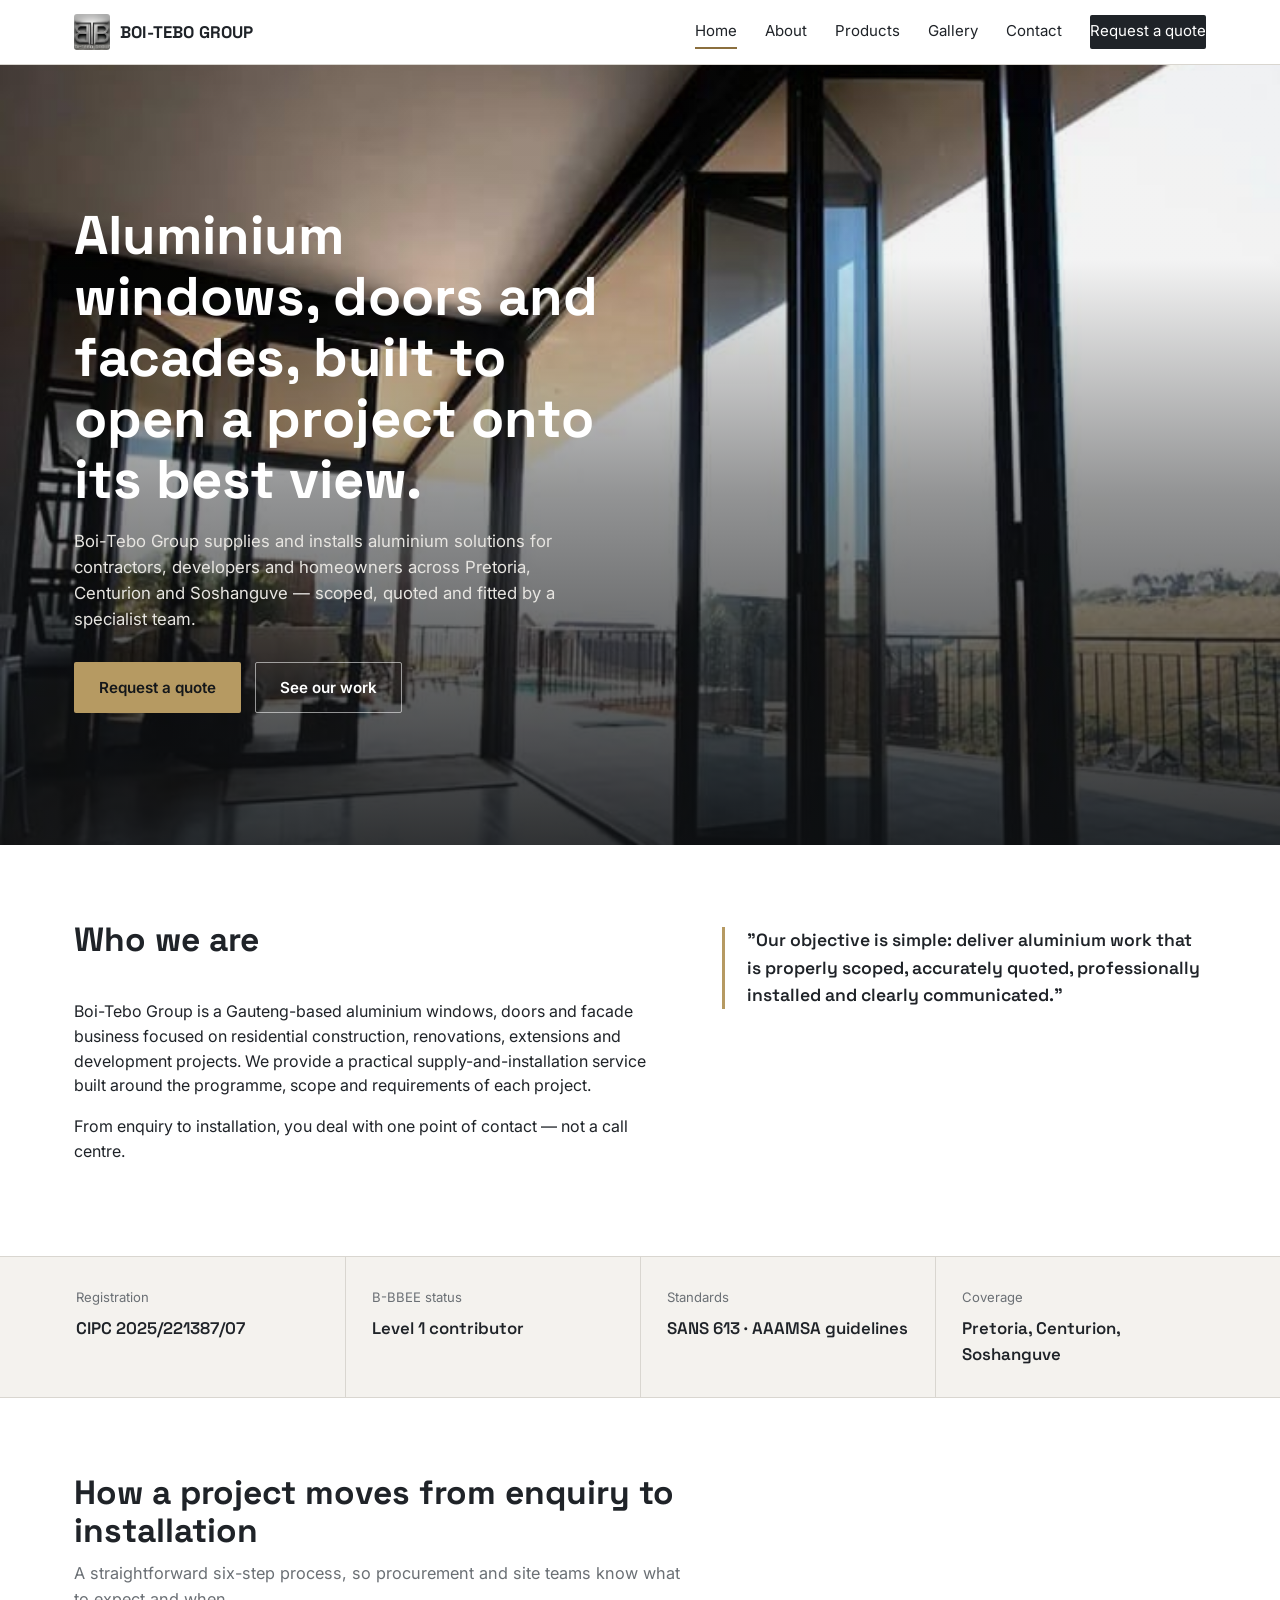
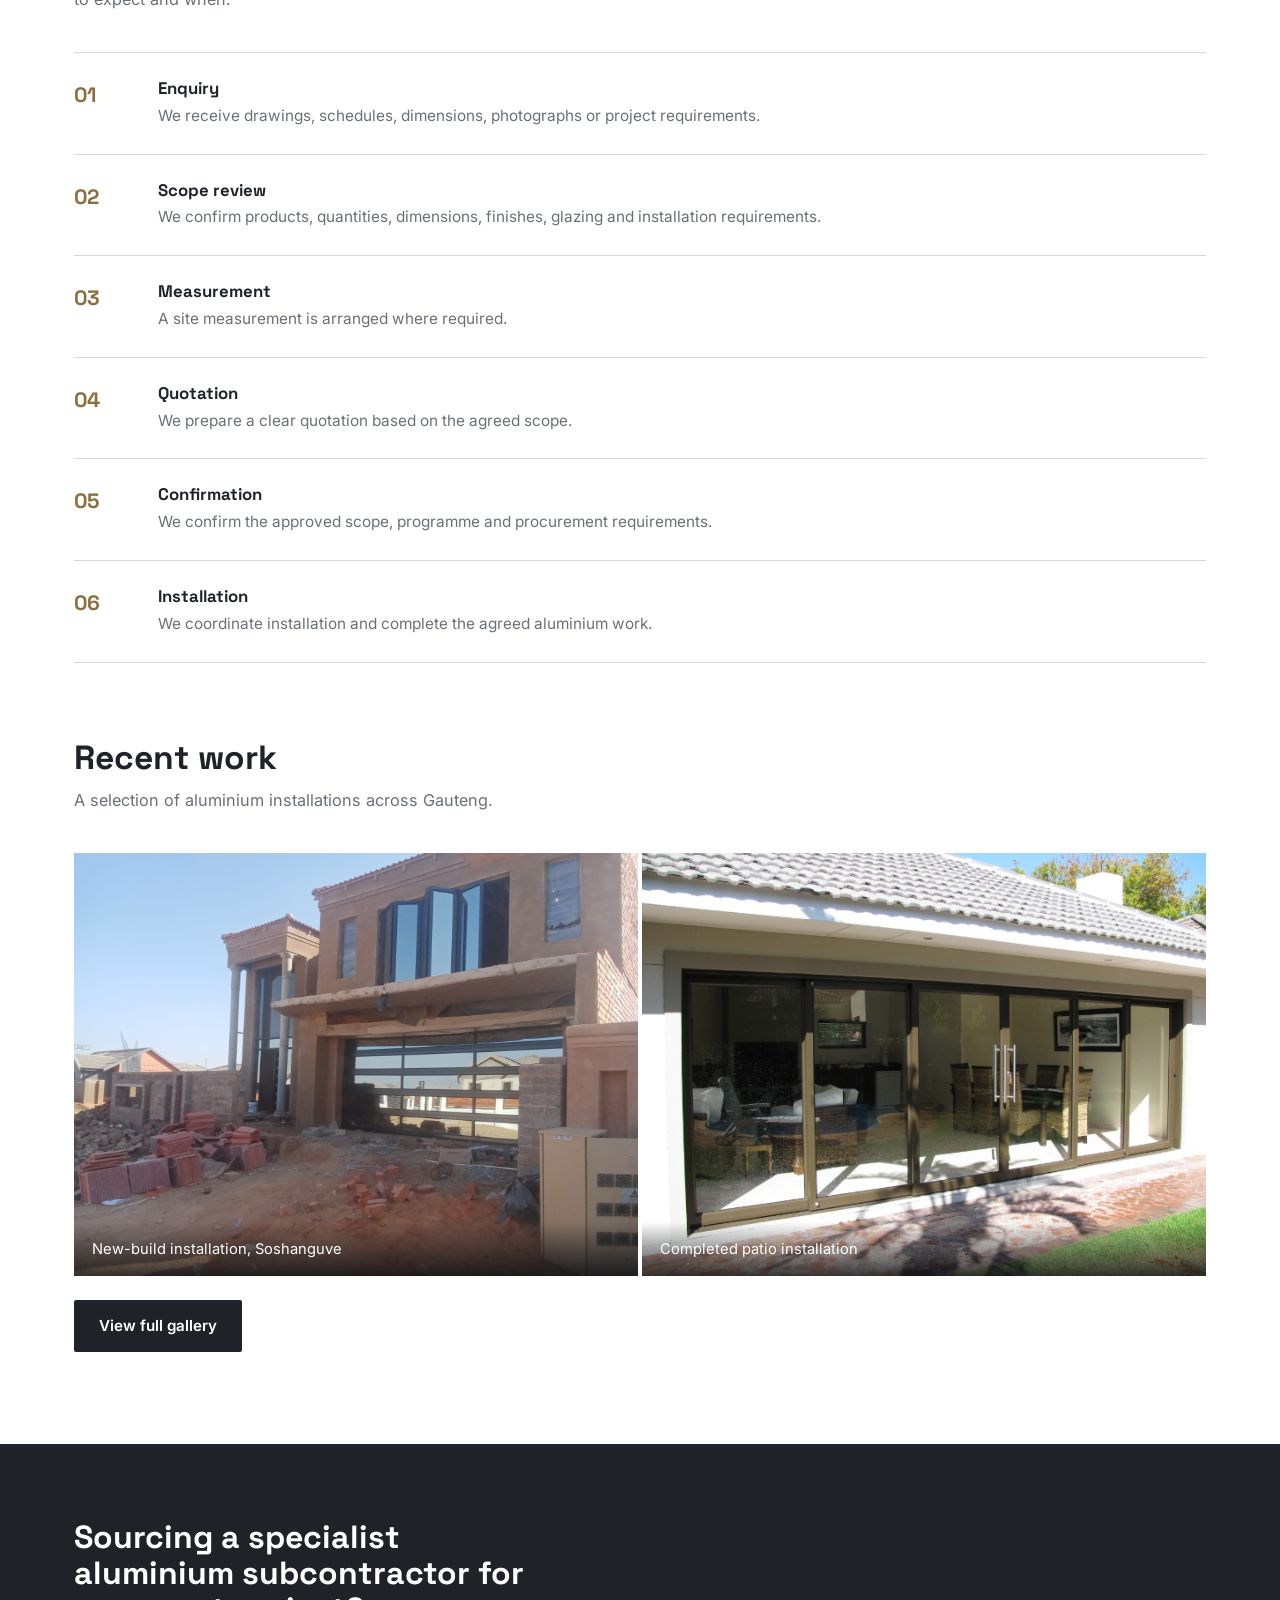
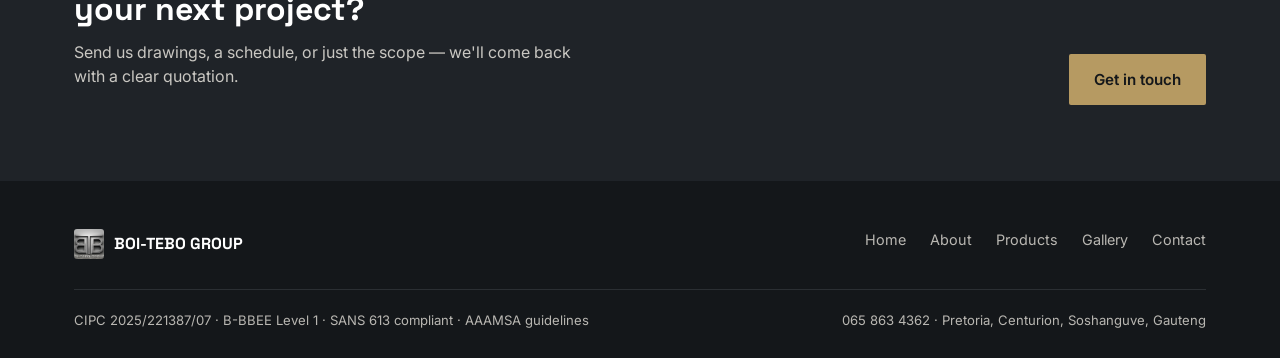
<file: index.html>
<!DOCTYPE html>
<html lang="en">
<head>
<meta charset="UTF-8">
<meta name="viewport" content="width=device-width, initial-scale=1.0">
<title>Boi-Tebo Group — Aluminium Windows, Doors &amp; Facades | Gauteng</title>
<meta name="description" content="Boi-Tebo Group supplies and installs aluminium windows, doors and facades for contractors, developers and procurement teams across Pretoria, Centurion and Soshanguve.">
<link rel="stylesheet" href="styles.css">
</head>
<body>

<header class="site-header">
  <nav class="nav">
    <a href="index.html" class="nav-brand">
      <img src="assets/logo-icon.png" alt="Boi-Tebo Group">
      <span>BOI-TEBO GROUP</span>
    </a>
    <button class="nav-toggle" onclick="document.querySelector('.nav-links').classList.toggle('open')" aria-label="Menu"><span></span></button>
    <div class="nav-links">
      <a href="index.html" class="active">Home</a>
      <a href="about.html">About</a>
      <a href="products.html">Products</a>
      <a href="gallery.html">Gallery</a>
      <a href="contact.html">Contact</a>
      <a href="contact.html" class="nav-cta">Request a quote</a>
    </div>
  </nav>
</header>

<section class="hero" style="background-image: url('assets/photo-bifold.jpg');">
  <div class="hero-inner">
    <h1>Aluminium windows, doors and facades, built to open a project onto its best view.</h1>
    <p class="lead">Boi-Tebo Group supplies and installs aluminium solutions for contractors, developers and homeowners across Pretoria, Centurion and Soshanguve — scoped, quoted and fitted by a specialist team.</p>
    <div class="hero-actions">
      <a href="contact.html" class="btn btn-gold">Request a quote</a>
      <a href="gallery.html" class="btn btn-outline">See our work</a>
    </div>
  </div>
</section>

<section>
  <div class="wrap intro-grid">
    <div>
      <div class="section-head">
        <h2>Who we are</h2>
      </div>
      <p>Boi-Tebo Group is a Gauteng-based aluminium windows, doors and facade business focused on residential construction, renovations, extensions and development projects. We provide a practical supply-and-installation service built around the programme, scope and requirements of each project.</p>
      <p>From enquiry to installation, you deal with one point of contact — not a call centre.</p>
    </div>
    <div>
      <p class="intro-quote">"Our objective is simple: deliver aluminium work that is properly scoped, accurately quoted, professionally installed and clearly communicated."</p>
    </div>
  </div>
</section>

<section class="facts" style="padding:0;">
  <div class="wrap" style="padding:0;">
    <div class="facts-row">
      <div>
        <div class="label">Registration</div>
        <div class="value">CIPC 2025/221387/07</div>
      </div>
      <div>
        <div class="label">B-BBEE status</div>
        <div class="value">Level 1 contributor</div>
      </div>
      <div>
        <div class="label">Standards</div>
        <div class="value">SANS 613 · AAAMSA guidelines</div>
      </div>
      <div>
        <div class="label">Coverage</div>
        <div class="value">Pretoria, Centurion, Soshanguve</div>
      </div>
    </div>
  </div>
</section>

<section>
  <div class="wrap">
    <div class="section-head">
      <h2>How a project moves from enquiry to installation</h2>
      <p>A straightforward six-step process, so procurement and site teams know what to expect and when.</p>
    </div>
    <div class="process-list">
      <div class="process-item"><div class="num"></div><div><h3>Enquiry</h3><p>We receive drawings, schedules, dimensions, photographs or project requirements.</p></div></div>
      <div class="process-item"><div class="num"></div><div><h3>Scope review</h3><p>We confirm products, quantities, dimensions, finishes, glazing and installation requirements.</p></div></div>
      <div class="process-item"><div class="num"></div><div><h3>Measurement</h3><p>A site measurement is arranged where required.</p></div></div>
      <div class="process-item"><div class="num"></div><div><h3>Quotation</h3><p>We prepare a clear quotation based on the agreed scope.</p></div></div>
      <div class="process-item"><div class="num"></div><div><h3>Confirmation</h3><p>We confirm the approved scope, programme and procurement requirements.</p></div></div>
      <div class="process-item"><div class="num"></div><div><h3>Installation</h3><p>We coordinate installation and complete the agreed aluminium work.</p></div></div>
    </div>
  </div>
</section>

<section style="padding-top:0;">
  <div class="wrap">
    <div class="section-head">
      <h2>Recent work</h2>
      <p>A selection of aluminium installations across Gauteng.</p>
    </div>
    <div class="gallery-grid">
      <div class="gallery-item">
        <img src="assets/photo-construction.jpg" alt="New-build aluminium installation, Soshanguve">
        <div class="gallery-cap">New-build installation, Soshanguve</div>
      </div>
      <div class="gallery-item">
        <img src="assets/photo-patio.jpg" alt="Completed patio sliding door installation">
        <div class="gallery-cap">Completed patio installation</div>
      </div>
    </div>
    <p style="margin-top:24px;"><a href="gallery.html" class="btn btn-dark">View full gallery</a></p>
  </div>
</section>

<section class="cta-band">
  <div class="wrap cta-band-inner">
    <div>
      <h2>Sourcing a specialist aluminium subcontractor for your next project?</h2>
      <p>Send us drawings, a schedule, or just the scope — we'll come back with a clear quotation.</p>
    </div>
    <a href="contact.html" class="btn btn-gold">Get in touch</a>
  </div>
</section>

<footer>
  <div class="wrap">
    <div class="footer-grid">
      <div class="footer-brand">
        <img src="assets/logo-icon.png" alt="Boi-Tebo Group">
        <span>BOI-TEBO GROUP</span>
      </div>
      <div class="footer-links">
        <a href="index.html">Home</a>
        <a href="about.html">About</a>
        <a href="products.html">Products</a>
        <a href="gallery.html">Gallery</a>
        <a href="contact.html">Contact</a>
      </div>
    </div>
    <div class="footer-fine">
      <span>CIPC 2025/221387/07 · B-BBEE Level 1 · SANS 613 compliant · AAAMSA guidelines</span>
      <span>065 863 4362 · Pretoria, Centurion, Soshanguve, Gauteng</span>
    </div>
  </div>
</footer>

</body>
</html>
</file>
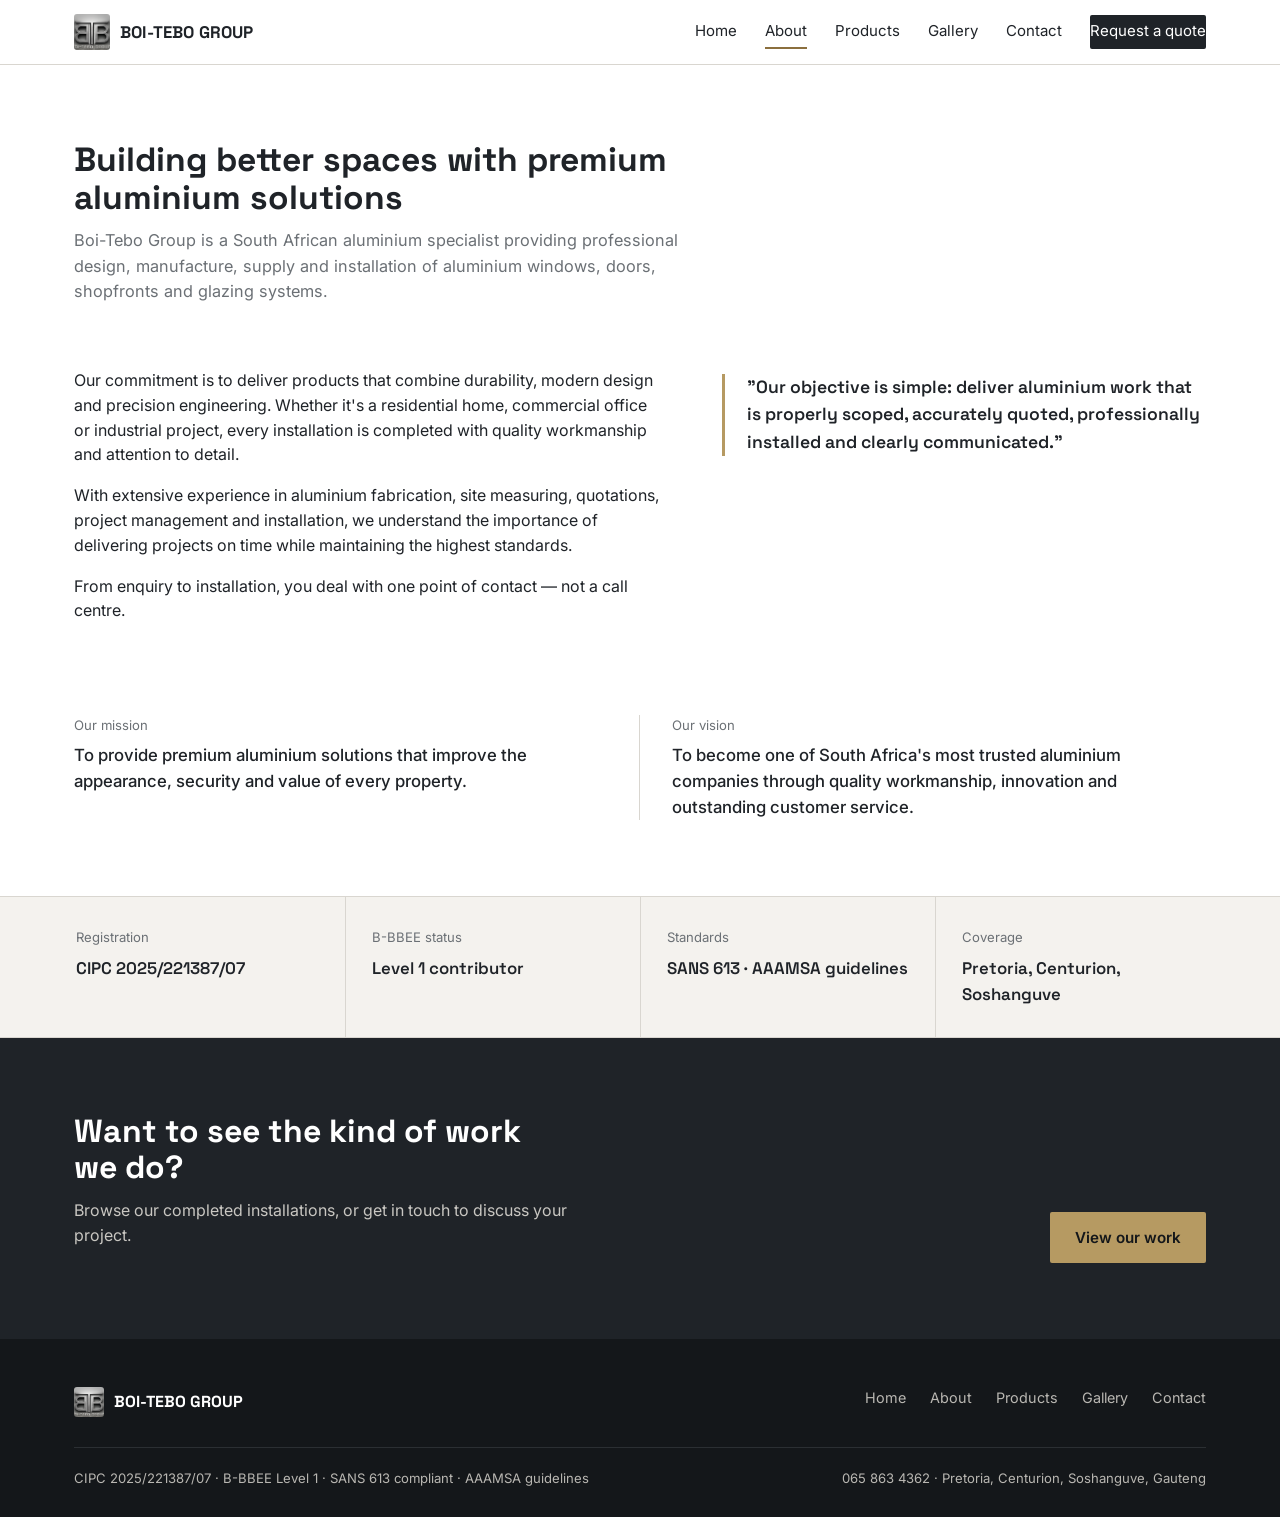
<file: about.html>
<!DOCTYPE html>
<html lang="en">
<head>
<meta charset="UTF-8">
<meta name="viewport" content="width=device-width, initial-scale=1.0">
<title>About Us — Boi-Tebo Group</title>
<meta name="description" content="Boi-Tebo Group is a South African aluminium specialist providing design, manufacture, supply and installation of aluminium windows, doors, shopfronts and glazing systems.">
<link rel="stylesheet" href="styles.css">
</head>
<body>

<header class="site-header">
  <nav class="nav">
    <a href="index.html" class="nav-brand">
      <img src="assets/logo-icon.png" alt="Boi-Tebo Group">
      <span>BOI-TEBO GROUP</span>
    </a>
    <button class="nav-toggle" onclick="document.querySelector('.nav-links').classList.toggle('open')" aria-label="Menu"><span></span></button>
    <div class="nav-links">
      <a href="index.html">Home</a>
      <a href="about.html" class="active">About</a>
      <a href="products.html">Products</a>
      <a href="gallery.html">Gallery</a>
      <a href="contact.html">Contact</a>
      <a href="contact.html" class="nav-cta">Request a quote</a>
    </div>
  </nav>
</header>

<section style="padding-bottom:0;">
  <div class="wrap">
    <div class="section-head">
      <h2>Building better spaces with premium aluminium solutions</h2>
      <p>Boi-Tebo Group is a South African aluminium specialist providing professional design, manufacture, supply and installation of aluminium windows, doors, shopfronts and glazing systems.</p>
    </div>
  </div>
</section>

<section style="padding-top:24px;">
  <div class="wrap intro-grid">
    <div>
      <p>Our commitment is to deliver products that combine durability, modern design and precision engineering. Whether it's a residential home, commercial office or industrial project, every installation is completed with quality workmanship and attention to detail.</p>
      <p>With extensive experience in aluminium fabrication, site measuring, quotations, project management and installation, we understand the importance of delivering projects on time while maintaining the highest standards.</p>
      <p>From enquiry to installation, you deal with one point of contact — not a call centre.</p>
    </div>
    <div>
      <p class="intro-quote">"Our objective is simple: deliver aluminium work that is properly scoped, accurately quoted, professionally installed and clearly communicated."</p>
    </div>
  </div>
</section>

<section style="padding-top:0;">
  <div class="wrap">
    <div class="mv-grid">
      <div class="contact-block mv-col" style="margin-top:0; border-top:none; padding-top:0;">
        <div class="label">Our mission</div>
        <div class="value" style="font-family:'Inter'; font-weight:500; font-size:1.05rem;">To provide premium aluminium solutions that improve the appearance, security and value of every property.</div>
      </div>
      <div class="contact-block mv-col" style="margin-top:0; border-top:none; padding-top:0;">
        <div class="label">Our vision</div>
        <div class="value" style="font-family:'Inter'; font-weight:500; font-size:1.05rem;">To become one of South Africa's most trusted aluminium companies through quality workmanship, innovation and outstanding customer service.</div>
      </div>
    </div>
  </div>
</section>

<section class="facts" style="padding:0;">
  <div class="wrap" style="padding:0;">
    <div class="facts-row">
      <div>
        <div class="label">Registration</div>
        <div class="value">CIPC 2025/221387/07</div>
      </div>
      <div>
        <div class="label">B-BBEE status</div>
        <div class="value">Level 1 contributor</div>
      </div>
      <div>
        <div class="label">Standards</div>
        <div class="value">SANS 613 · AAAMSA guidelines</div>
      </div>
      <div>
        <div class="label">Coverage</div>
        <div class="value">Pretoria, Centurion, Soshanguve</div>
      </div>
    </div>
  </div>
</section>

<section class="cta-band">
  <div class="wrap cta-band-inner">
    <div>
      <h2>Want to see the kind of work we do?</h2>
      <p>Browse our completed installations, or get in touch to discuss your project.</p>
    </div>
    <a href="gallery.html" class="btn btn-gold">View our work</a>
  </div>
</section>

<footer>
  <div class="wrap">
    <div class="footer-grid">
      <div class="footer-brand">
        <img src="assets/logo-icon.png" alt="Boi-Tebo Group">
        <span>BOI-TEBO GROUP</span>
      </div>
      <div class="footer-links">
        <a href="index.html">Home</a>
        <a href="about.html">About</a>
        <a href="products.html">Products</a>
        <a href="gallery.html">Gallery</a>
        <a href="contact.html">Contact</a>
      </div>
    </div>
    <div class="footer-fine">
      <span>CIPC 2025/221387/07 · B-BBEE Level 1 · SANS 613 compliant · AAAMSA guidelines</span>
      <span>065 863 4362 · Pretoria, Centurion, Soshanguve, Gauteng</span>
    </div>
  </div>
</footer>

</body>
</html>
</file>
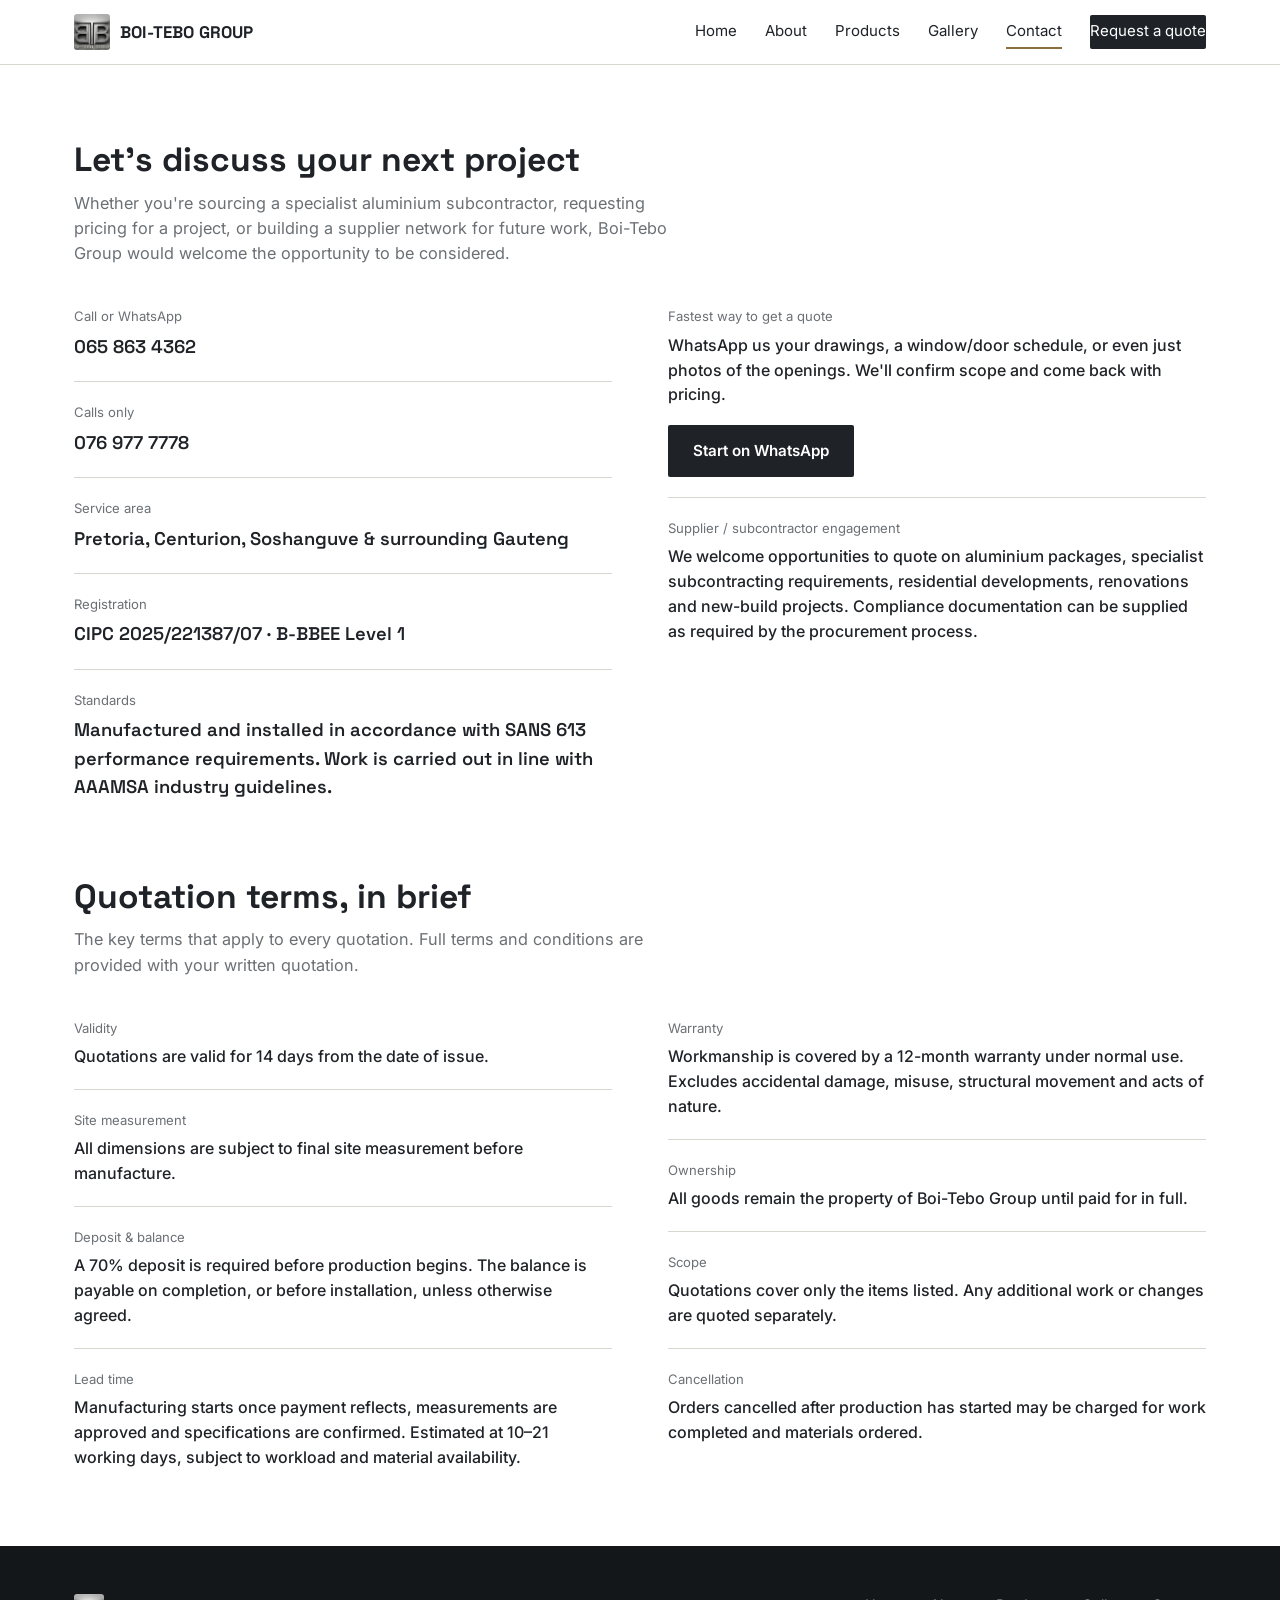
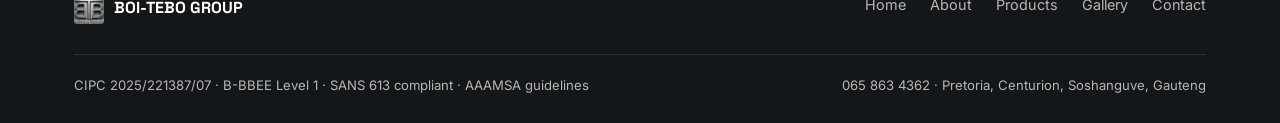
<file: contact.html>
<!DOCTYPE html>
<html lang="en">
<head>
<meta charset="UTF-8">
<meta name="viewport" content="width=device-width, initial-scale=1.0">
<title>Contact — Boi-Tebo Group</title>
<meta name="description" content="Get in touch with Boi-Tebo Group for aluminium window, door and facade quotes across Pretoria, Centurion and Soshanguve.">
<link rel="stylesheet" href="styles.css">
</head>
<body>

<header class="site-header">
  <nav class="nav">
    <a href="index.html" class="nav-brand">
      <img src="assets/logo-icon.png" alt="Boi-Tebo Group">
      <span>BOI-TEBO GROUP</span>
    </a>
    <button class="nav-toggle" onclick="document.querySelector('.nav-links').classList.toggle('open')" aria-label="Menu"><span></span></button>
    <div class="nav-links">
      <a href="index.html">Home</a>
      <a href="about.html">About</a>
      <a href="products.html">Products</a>
      <a href="gallery.html">Gallery</a>
      <a href="contact.html" class="active">Contact</a>
      <a href="contact.html" class="nav-cta">Request a quote</a>
    </div>
  </nav>
</header>

<section>
  <div class="wrap">
    <div class="section-head">
      <h2>Let's discuss your next project</h2>
      <p>Whether you're sourcing a specialist aluminium subcontractor, requesting pricing for a project, or building a supplier network for future work, Boi-Tebo Group would welcome the opportunity to be considered.</p>
    </div>

    <div class="contact-grid">
      <div>
        <div class="contact-block" style="margin-top:0; border-top:none; padding-top:0;">
          <div class="label">Call or WhatsApp</div>
          <div class="value"><a href="tel:+27658634362">065 863 4362</a></div>
        </div>
        <div class="contact-block">
          <div class="label">Calls only</div>
          <div class="value"><a href="tel:+27769777778">076 977 7778</a></div>
        </div>
        <div class="contact-block">
          <div class="label">Service area</div>
          <div class="value">Pretoria, Centurion, Soshanguve &amp; surrounding Gauteng</div>
        </div>
        <div class="contact-block">
          <div class="label">Registration</div>
          <div class="value">CIPC 2025/221387/07 · B-BBEE Level 1</div>
        </div>
        <div class="contact-block">
          <div class="label">Standards</div>
          <div class="value">Manufactured and installed in accordance with SANS 613 performance requirements. Work is carried out in line with AAAMSA industry guidelines.</div>
        </div>
      </div>

      <div>
        <div class="contact-block" style="margin-top:0; border-top:none; padding-top:0;">
          <div class="label">Fastest way to get a quote</div>
          <div class="value" style="font-weight:500; font-size:1rem; font-family:'Inter';">
            WhatsApp us your drawings, a window/door schedule, or even just photos of the openings. We'll confirm scope and come back with pricing.
          </div>
          <p style="margin-top:18px;">
            <a href="https://wa.me/27658634362" class="btn btn-dark" target="_blank" rel="noopener">Start on WhatsApp</a>
          </p>
        </div>
        <div class="contact-block">
          <div class="label">Supplier / subcontractor engagement</div>
          <div class="value" style="font-weight:500; font-size:1rem; font-family:'Inter';">
            We welcome opportunities to quote on aluminium packages, specialist subcontracting requirements, residential developments, renovations and new-build projects. Compliance documentation can be supplied as required by the procurement process.
          </div>
        </div>
      </div>
    </div>
  </div>
</section>

<section style="padding-top:0;">
  <div class="wrap">
    <div class="section-head">
      <h2>Quotation terms, in brief</h2>
      <p>The key terms that apply to every quotation. Full terms and conditions are provided with your written quotation.</p>
    </div>
    <div class="contact-grid">
      <div>
        <div class="contact-block" style="margin-top:0; border-top:none; padding-top:0;">
          <div class="label">Validity</div>
          <div class="value" style="font-family:'Inter'; font-weight:500; font-size:1rem;">Quotations are valid for 14 days from the date of issue.</div>
        </div>
        <div class="contact-block">
          <div class="label">Site measurement</div>
          <div class="value" style="font-family:'Inter'; font-weight:500; font-size:1rem;">All dimensions are subject to final site measurement before manufacture.</div>
        </div>
        <div class="contact-block">
          <div class="label">Deposit &amp; balance</div>
          <div class="value" style="font-family:'Inter'; font-weight:500; font-size:1rem;">A 70% deposit is required before production begins. The balance is payable on completion, or before installation, unless otherwise agreed.</div>
        </div>
        <div class="contact-block">
          <div class="label">Lead time</div>
          <div class="value" style="font-family:'Inter'; font-weight:500; font-size:1rem;">Manufacturing starts once payment reflects, measurements are approved and specifications are confirmed. Estimated at 10–21 working days, subject to workload and material availability.</div>
        </div>
      </div>
      <div>
        <div class="contact-block" style="margin-top:0; border-top:none; padding-top:0;">
          <div class="label">Warranty</div>
          <div class="value" style="font-family:'Inter'; font-weight:500; font-size:1rem;">Workmanship is covered by a 12-month warranty under normal use. Excludes accidental damage, misuse, structural movement and acts of nature.</div>
        </div>
        <div class="contact-block">
          <div class="label">Ownership</div>
          <div class="value" style="font-family:'Inter'; font-weight:500; font-size:1rem;">All goods remain the property of Boi-Tebo Group until paid for in full.</div>
        </div>
        <div class="contact-block">
          <div class="label">Scope</div>
          <div class="value" style="font-family:'Inter'; font-weight:500; font-size:1rem;">Quotations cover only the items listed. Any additional work or changes are quoted separately.</div>
        </div>
        <div class="contact-block">
          <div class="label">Cancellation</div>
          <div class="value" style="font-family:'Inter'; font-weight:500; font-size:1rem;">Orders cancelled after production has started may be charged for work completed and materials ordered.</div>
        </div>
      </div>
    </div>
  </div>
</section>

<footer>
  <div class="wrap">
    <div class="footer-grid">
      <div class="footer-brand">
        <img src="assets/logo-icon.png" alt="Boi-Tebo Group">
        <span>BOI-TEBO GROUP</span>
      </div>
      <div class="footer-links">
        <a href="index.html">Home</a>
        <a href="about.html">About</a>
        <a href="products.html">Products</a>
        <a href="gallery.html">Gallery</a>
        <a href="contact.html">Contact</a>
      </div>
    </div>
    <div class="footer-fine">
      <span>CIPC 2025/221387/07 · B-BBEE Level 1 · SANS 613 compliant · AAAMSA guidelines</span>
      <span>065 863 4362 · Pretoria, Centurion, Soshanguve, Gauteng</span>
    </div>
  </div>
</footer>

</body>
</html>
</file>
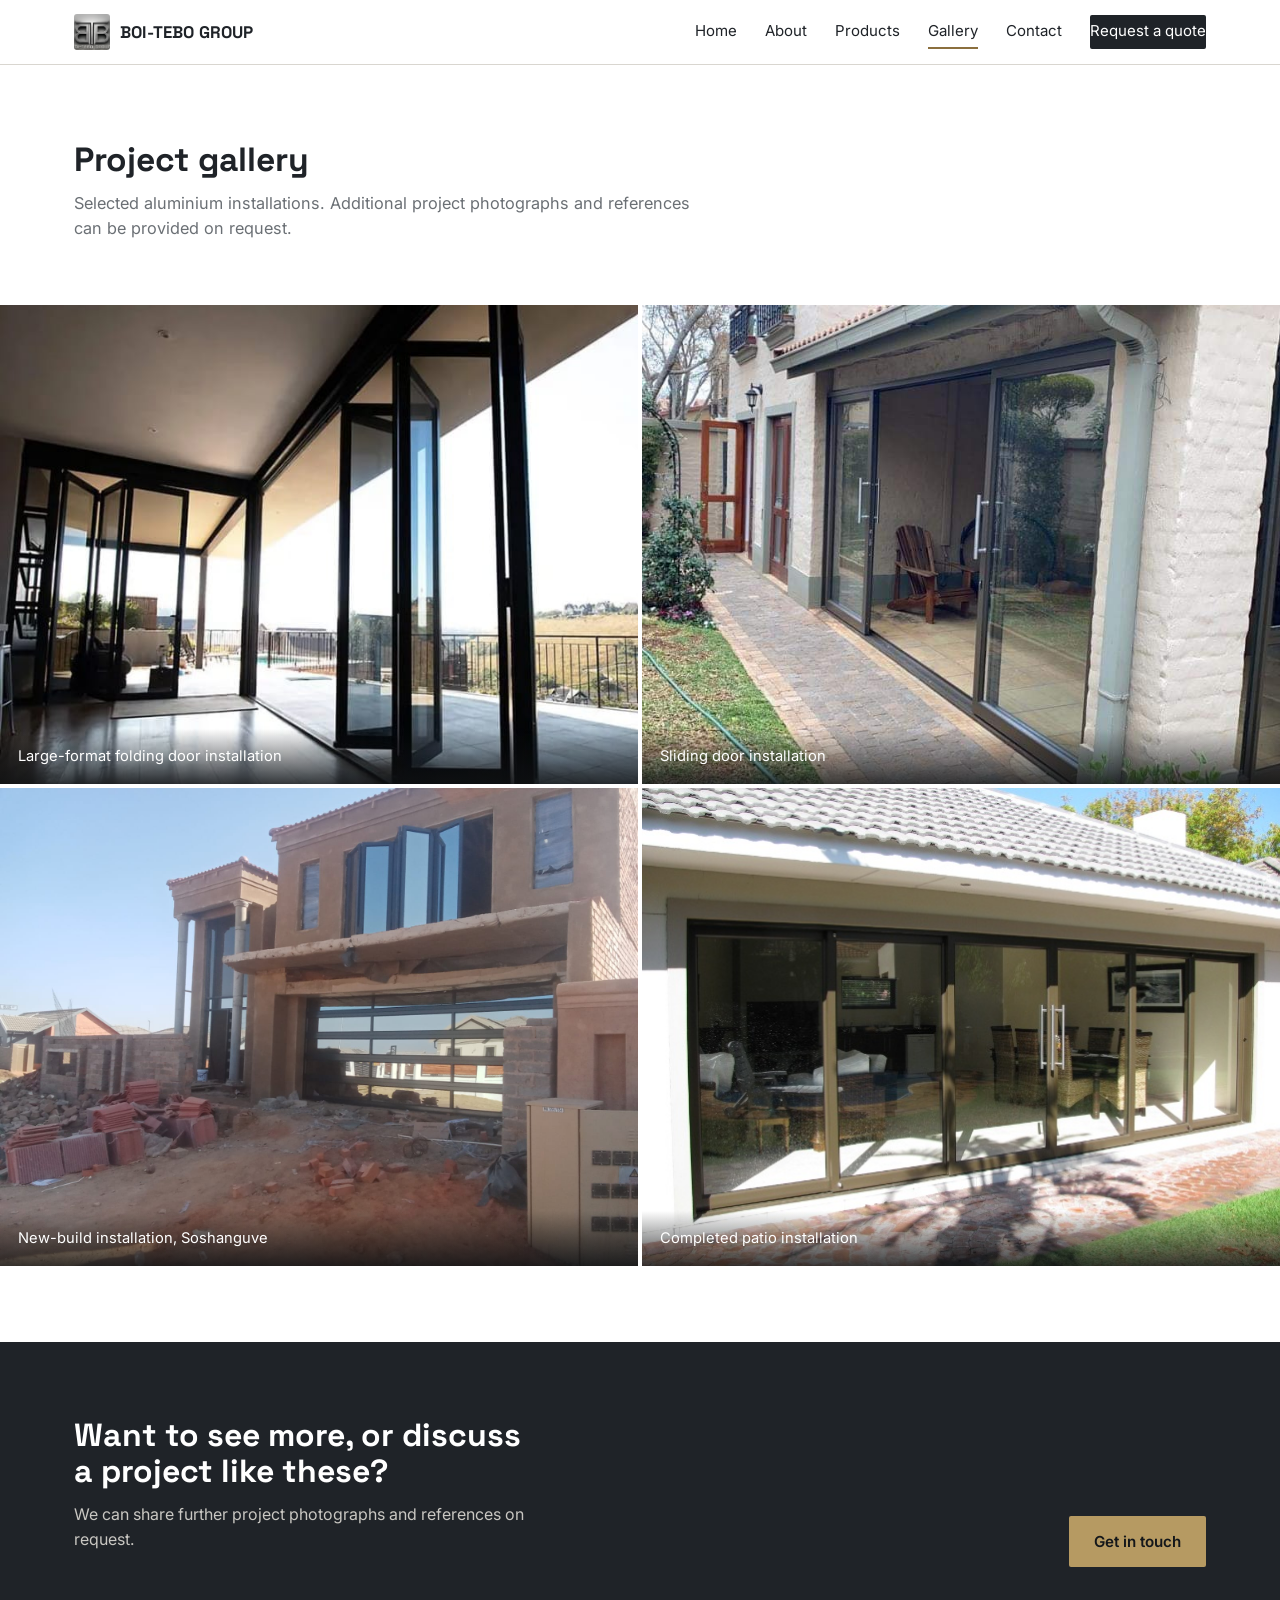
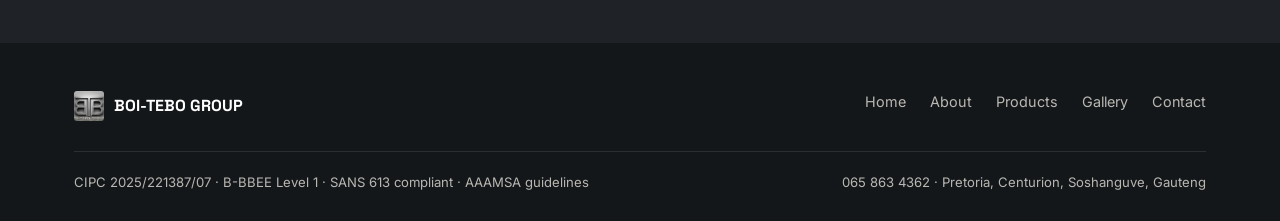
<file: gallery.html>
<!DOCTYPE html>
<html lang="en">
<head>
<meta charset="UTF-8">
<meta name="viewport" content="width=device-width, initial-scale=1.0">
<title>Project Gallery — Boi-Tebo Group</title>
<meta name="description" content="Aluminium window, door and facade installations by Boi-Tebo Group across Pretoria, Centurion and Soshanguve.">
<link rel="stylesheet" href="styles.css">
</head>
<body>

<header class="site-header">
  <nav class="nav">
    <a href="index.html" class="nav-brand">
      <img src="assets/logo-icon.png" alt="Boi-Tebo Group">
      <span>BOI-TEBO GROUP</span>
    </a>
    <button class="nav-toggle" onclick="document.querySelector('.nav-links').classList.toggle('open')" aria-label="Menu"><span></span></button>
    <div class="nav-links">
      <a href="index.html">Home</a>
      <a href="about.html">About</a>
      <a href="products.html">Products</a>
      <a href="gallery.html" class="active">Gallery</a>
      <a href="contact.html">Contact</a>
      <a href="contact.html" class="nav-cta">Request a quote</a>
    </div>
  </nav>
</header>

<section style="padding-bottom:24px;">
  <div class="wrap">
    <div class="section-head">
      <h2>Project gallery</h2>
      <p>Selected aluminium installations. Additional project photographs and references can be provided on request.</p>
    </div>
  </div>
</section>

<section style="padding-top:0;">
  <div class="wrap" style="padding:0; max-width:none;">
    <div class="gallery-grid" style="grid-template-columns: repeat(2, 1fr);">
      <div class="gallery-item">
        <img src="assets/photo-bifold.jpg" alt="Large-format folding door installation opening onto a view">
        <div class="gallery-cap">Large-format folding door installation</div>
      </div>
      <div class="gallery-item">
        <img src="assets/photo-sliding-garden.jpg" alt="Aluminium sliding door installation, garden setting">
        <div class="gallery-cap">Sliding door installation</div>
      </div>
      <div class="gallery-item">
        <img src="assets/photo-construction.jpg" alt="New-build installation, Soshanguve">
        <div class="gallery-cap">New-build installation, Soshanguve</div>
      </div>
      <div class="gallery-item">
        <img src="assets/photo-patio.jpg" alt="Completed patio installation">
        <div class="gallery-cap">Completed patio installation</div>
      </div>
    </div>
  </div>
</section>

<section class="cta-band">
  <div class="wrap cta-band-inner">
    <div>
      <h2>Want to see more, or discuss a project like these?</h2>
      <p>We can share further project photographs and references on request.</p>
    </div>
    <a href="contact.html" class="btn btn-gold">Get in touch</a>
  </div>
</section>

<footer>
  <div class="wrap">
    <div class="footer-grid">
      <div class="footer-brand">
        <img src="assets/logo-icon.png" alt="Boi-Tebo Group">
        <span>BOI-TEBO GROUP</span>
      </div>
      <div class="footer-links">
        <a href="index.html">Home</a>
        <a href="about.html">About</a>
        <a href="products.html">Products</a>
        <a href="gallery.html">Gallery</a>
        <a href="contact.html">Contact</a>
      </div>
    </div>
    <div class="footer-fine">
      <span>CIPC 2025/221387/07 · B-BBEE Level 1 · SANS 613 compliant · AAAMSA guidelines</span>
      <span>065 863 4362 · Pretoria, Centurion, Soshanguve, Gauteng</span>
    </div>
  </div>
</footer>

</body>
</html>
</file>
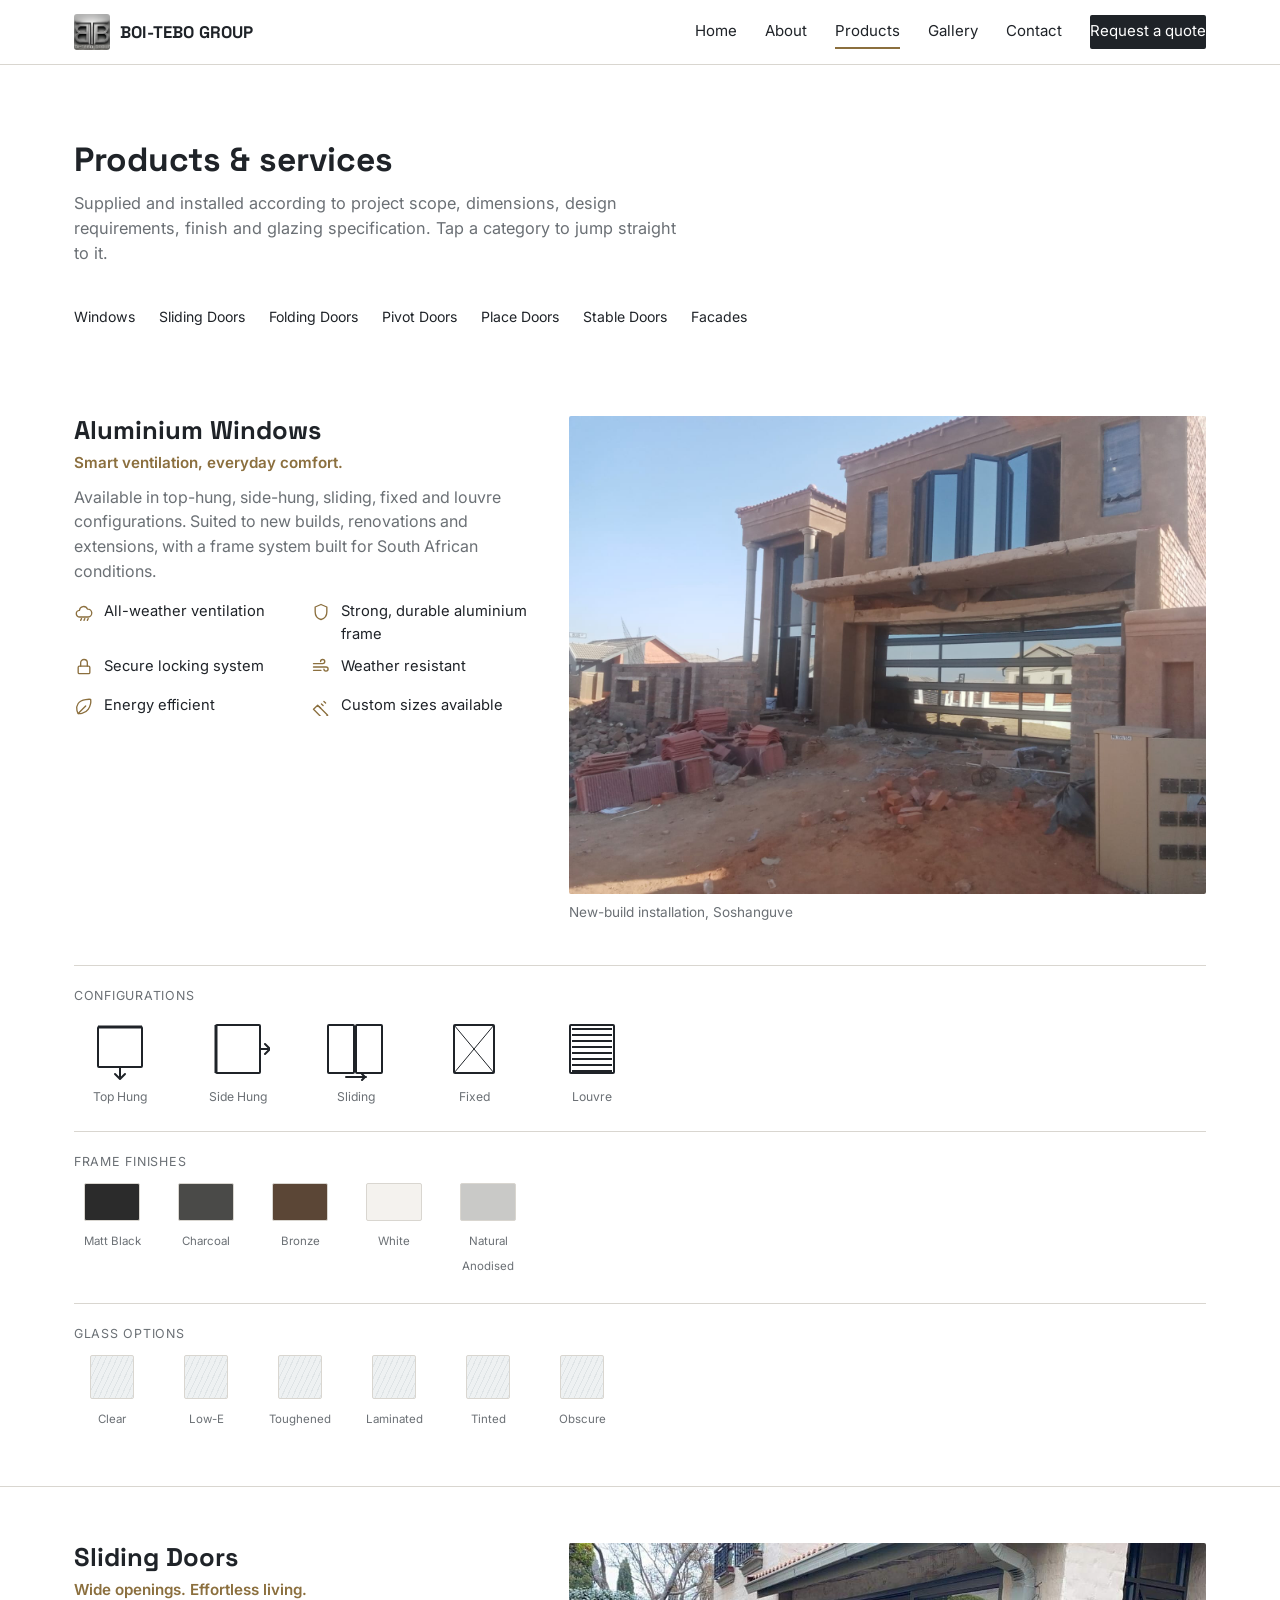
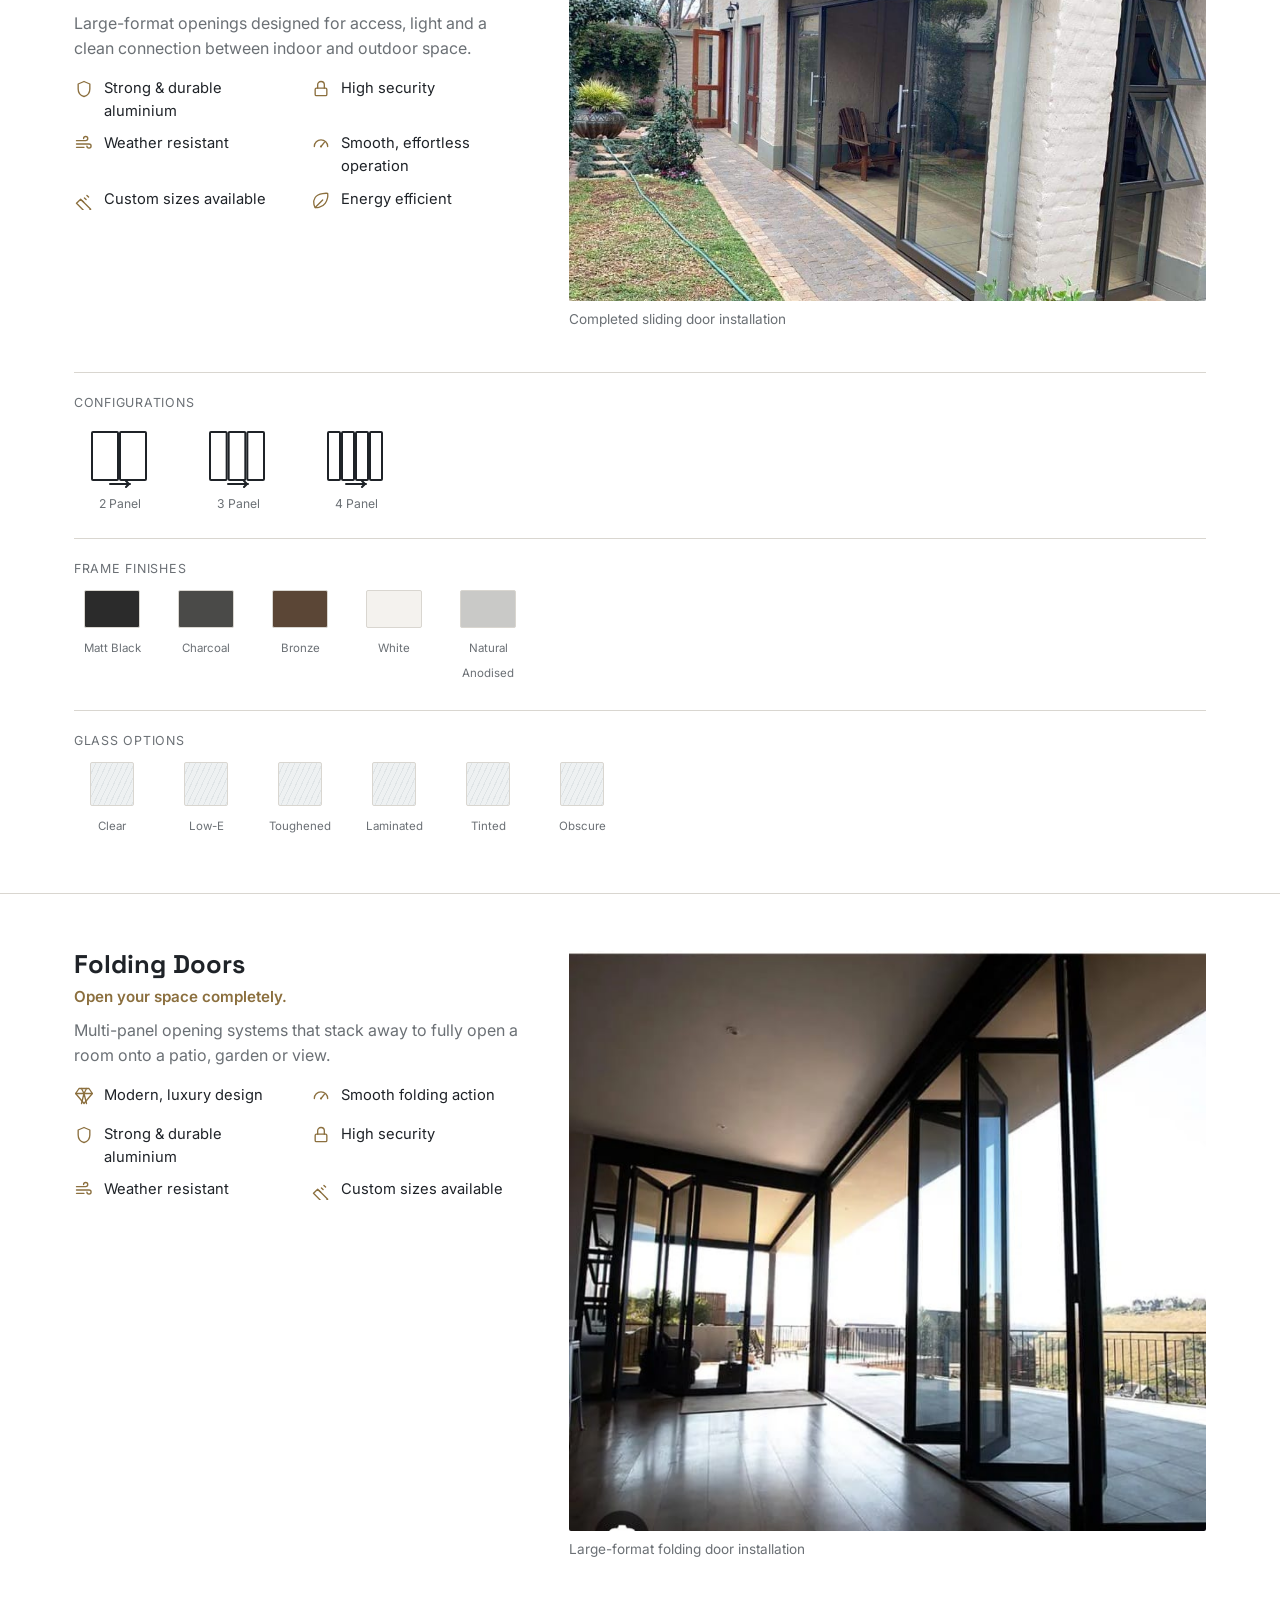
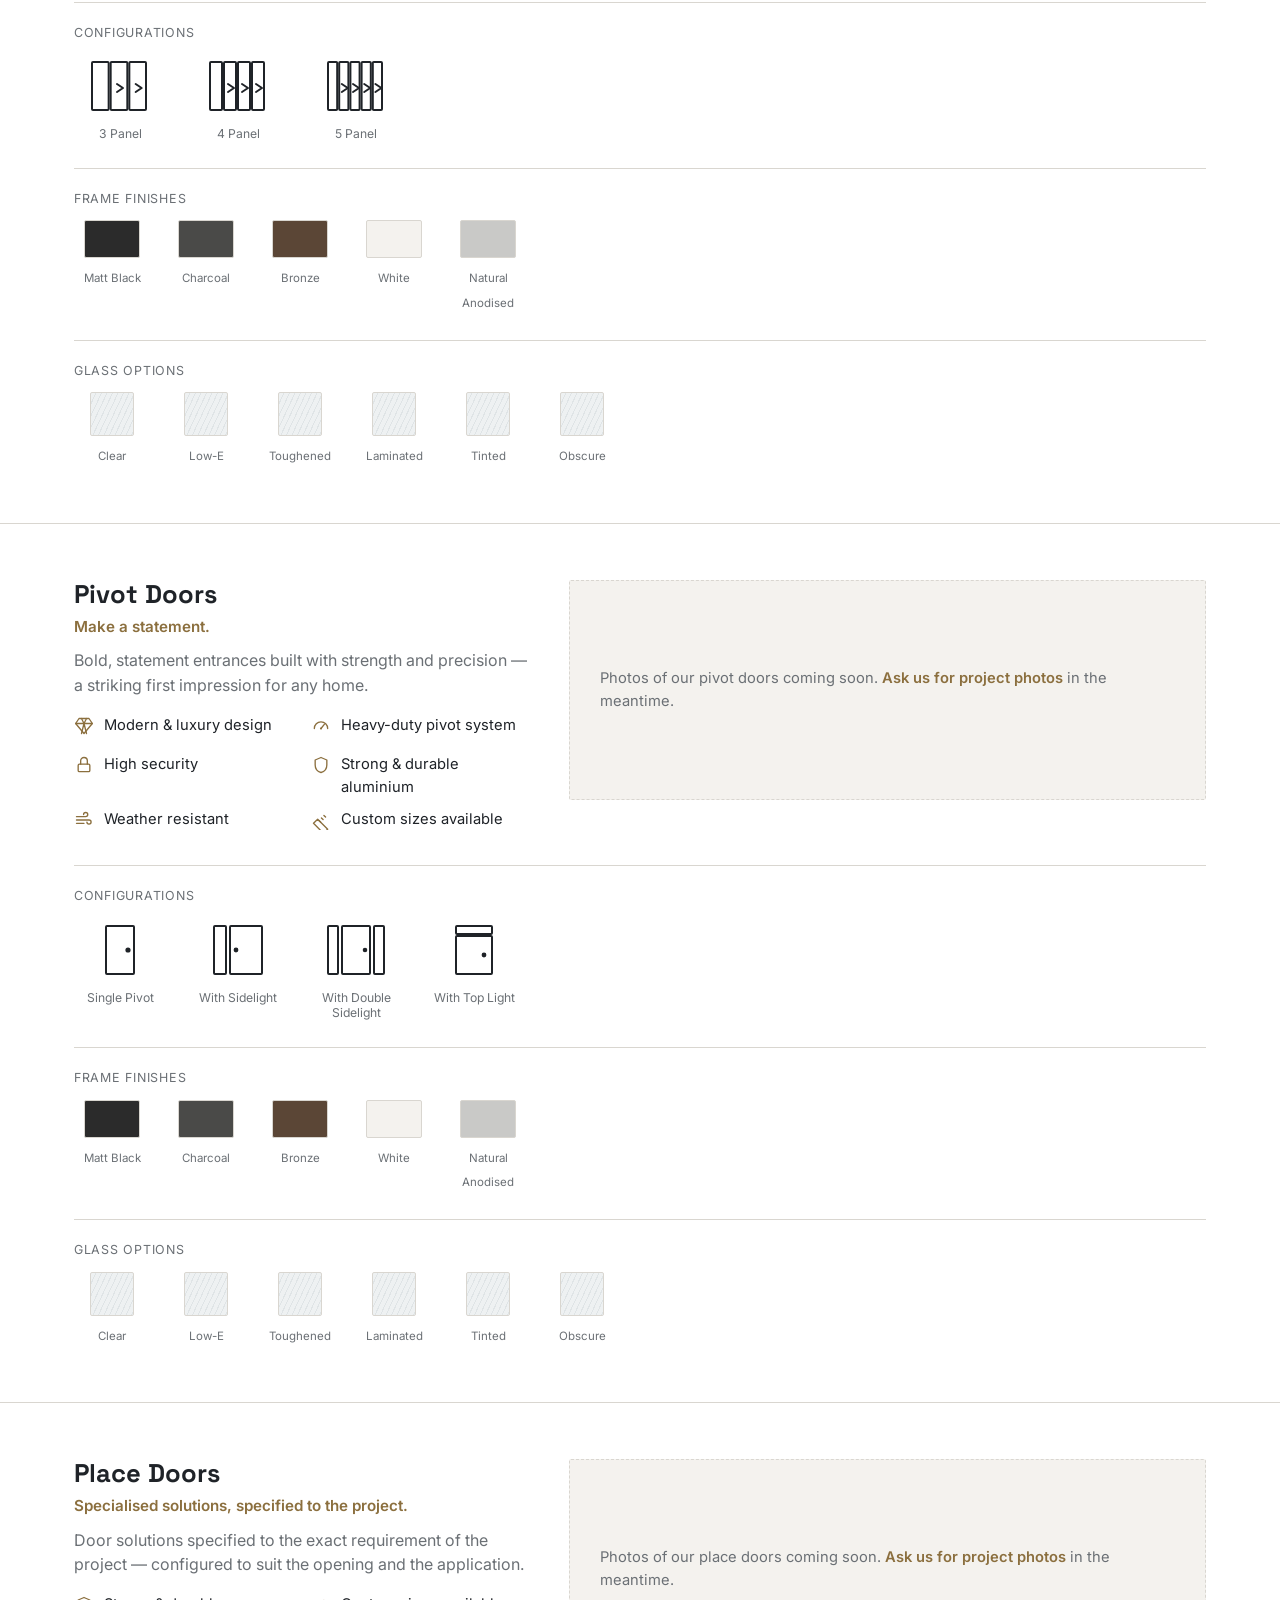
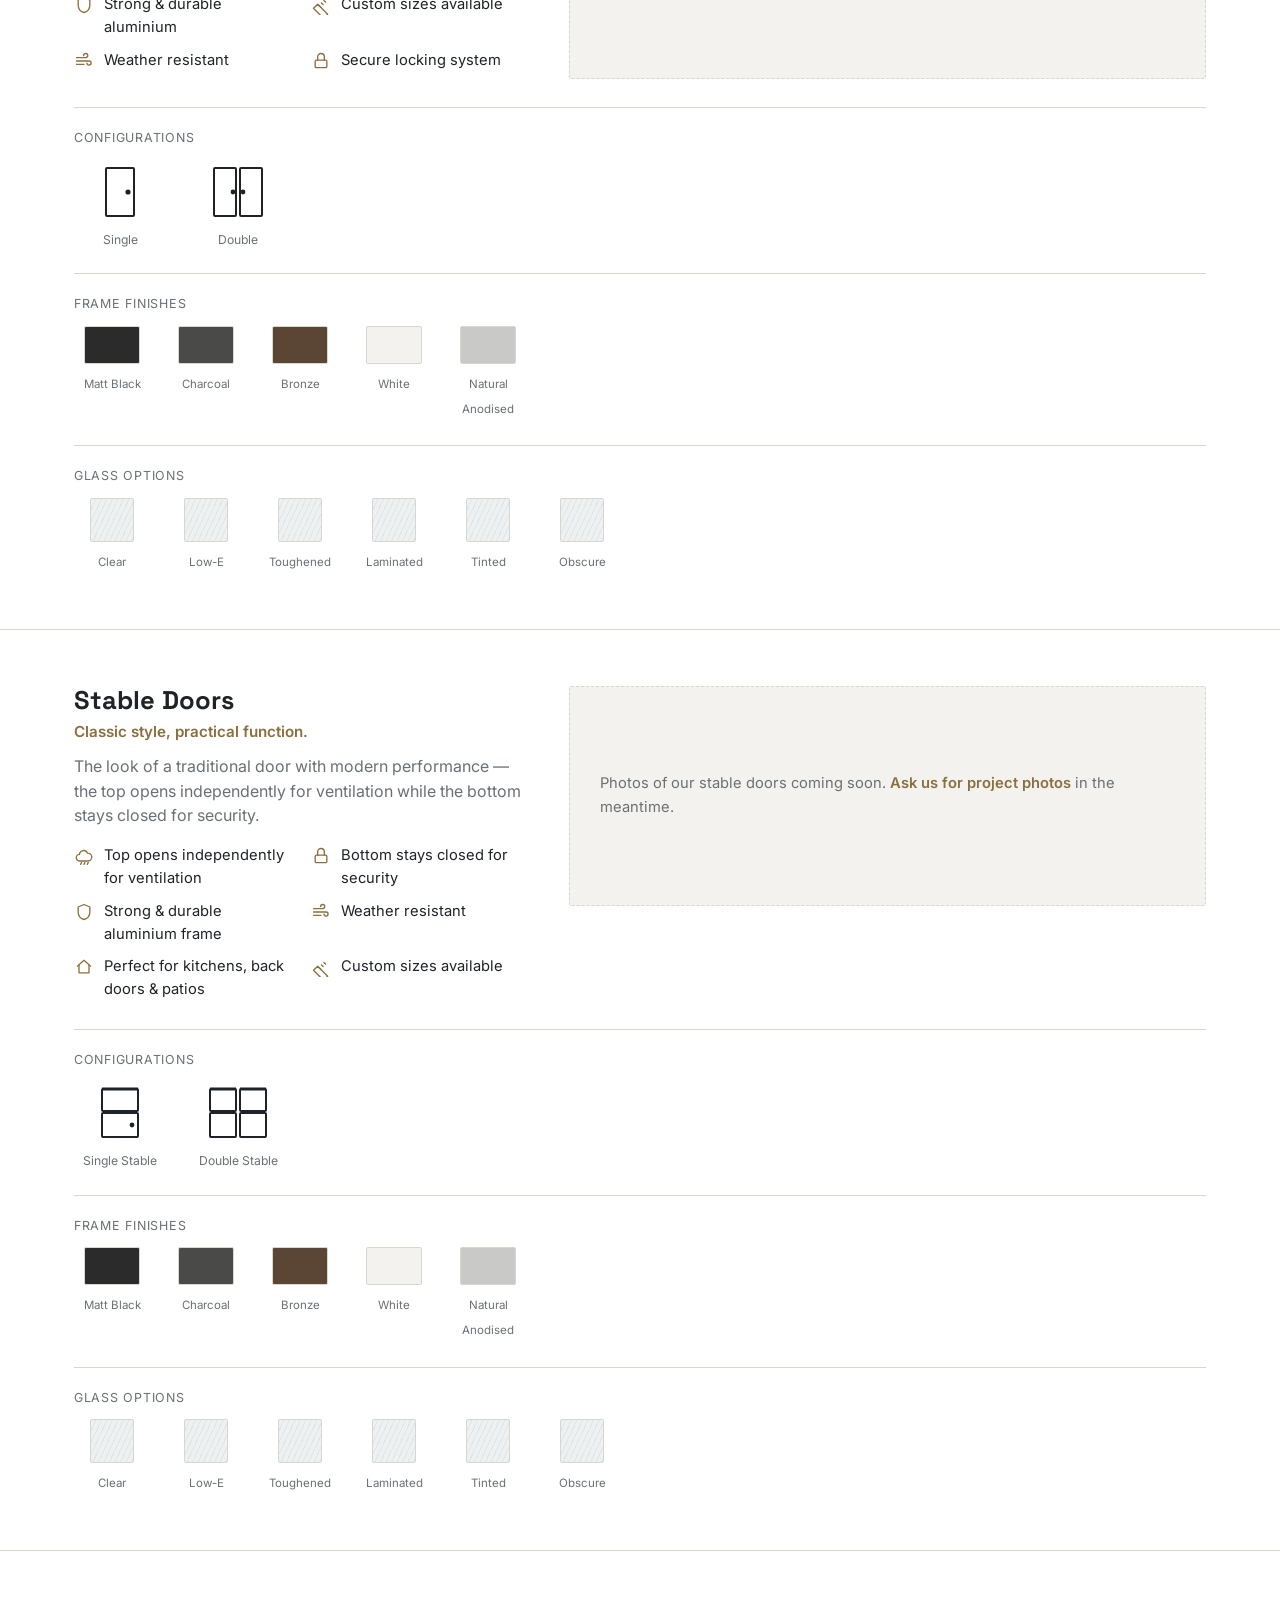
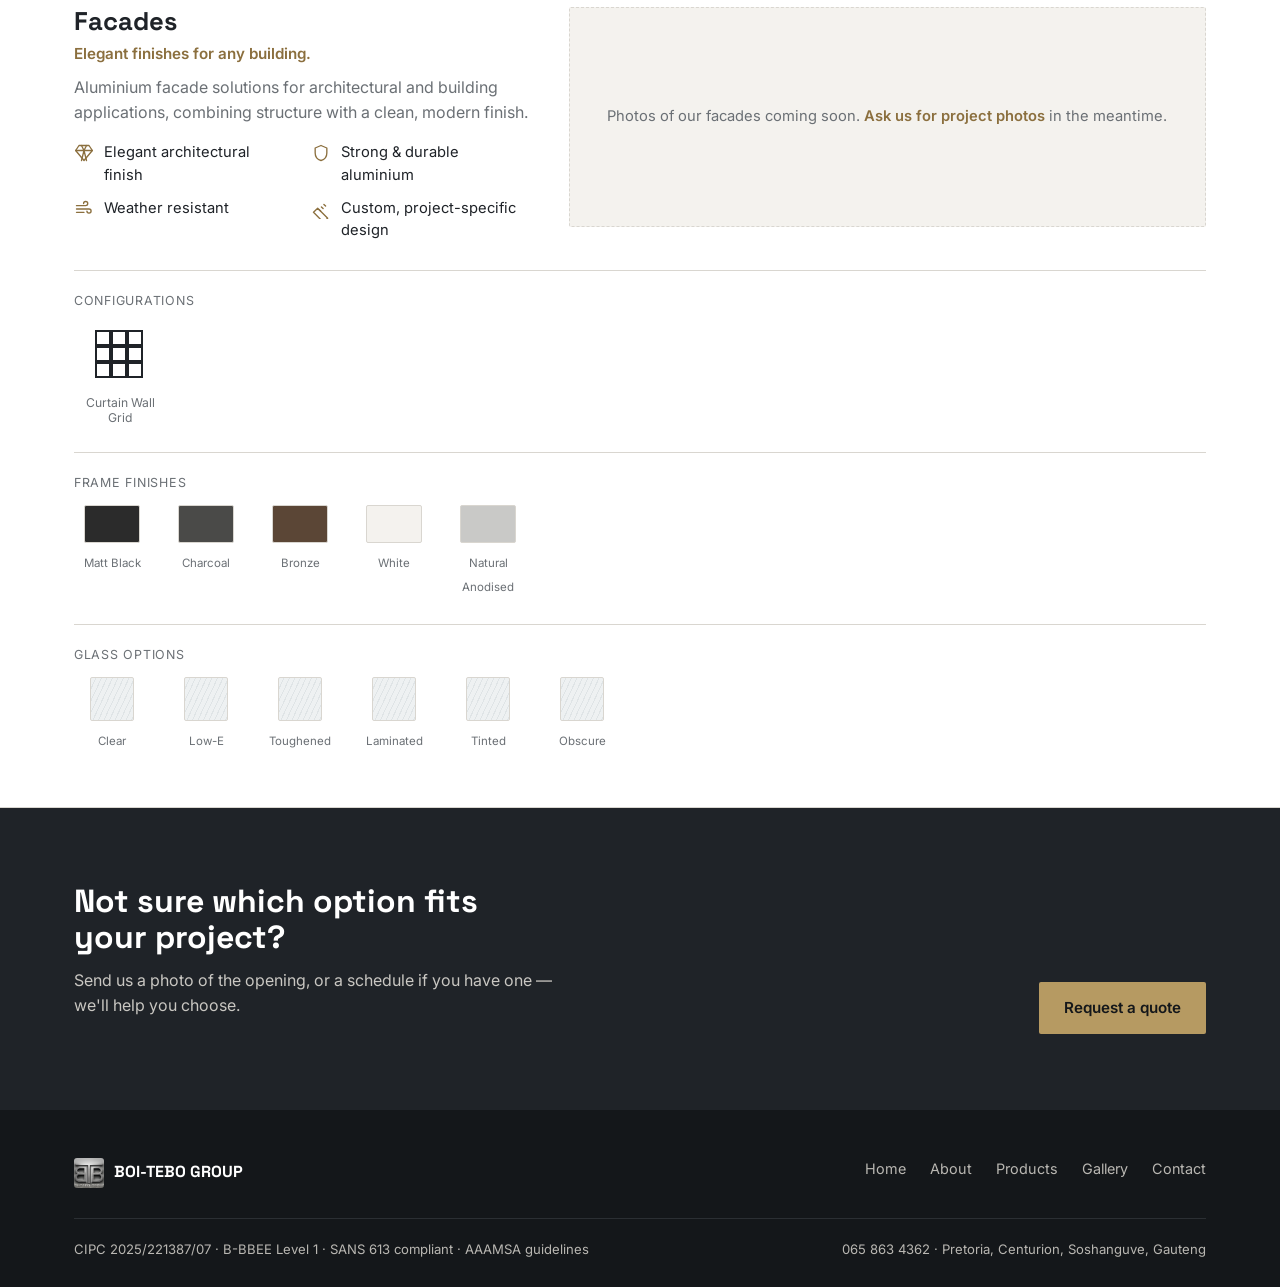
<file: products.html>
<!DOCTYPE html>
<html lang="en">
<head>
<meta charset="UTF-8">
<meta name="viewport" content="width=device-width, initial-scale=1.0">
<title>Products &amp; Services — Boi-Tebo Group</title>
<meta name="description" content="Aluminium windows, sliding doors, folding doors, pivot doors, stable doors, place doors and facades — supplied and installed by Boi-Tebo Group across Gauteng.">
<link rel="stylesheet" href="styles.css">
</head>
<body>

<header class="site-header">
  <nav class="nav">
    <a href="index.html" class="nav-brand">
      <img src="assets/logo-icon.png" alt="Boi-Tebo Group">
      <span>BOI-TEBO GROUP</span>
    </a>
    <button class="nav-toggle" onclick="document.querySelector('.nav-links').classList.toggle('open')" aria-label="Menu"><span></span></button>
    <div class="nav-links">
      <a href="index.html">Home</a>
      <a href="about.html">About</a>
      <a href="products.html" class="active">Products</a>
      <a href="gallery.html">Gallery</a>
      <a href="contact.html">Contact</a>
      <a href="contact.html" class="nav-cta">Request a quote</a>
    </div>
  </nav>
</header>

<section style="padding-bottom:24px;">
  <div class="wrap">
    <div class="section-head">
      <h2>Products &amp; services</h2>
      <p>Supplied and installed according to project scope, dimensions, design requirements, finish and glazing specification. Tap a category to jump straight to it.</p>
    </div>
    <div class="footer-links" style="flex-wrap:wrap; font-size:0.88rem; padding-bottom:8px;">
      <a href="#windows">Windows</a>
      <a href="#sliding-doors">Sliding Doors</a>
      <a href="#folding-doors">Folding Doors</a>
      <a href="#pivot-doors">Pivot Doors</a>
      <a href="#place-doors">Place Doors</a>
      <a href="#stable-doors">Stable Doors</a>
      <a href="#facades">Facades</a>
    </div>
  </div>
</section>


<div class="product-block" id="windows">
  <div class="wrap">
    <div class="product-head">
      <div>
        <h3>Aluminium Windows</h3>
        <div class="product-tagline">Smart ventilation, everyday comfort.</div>
        <p class="product-desc">Available in top-hung, side-hung, sliding, fixed and louvre configurations. Suited to new builds, renovations and extensions, with a frame system built for South African conditions.</p>
        <ul class="feature-list"><li><span style="color:var(--gold-deep)"><svg width="20" height="20" viewBox="0 0 24 24" fill="none" stroke="currentColor" stroke-width="1.6" stroke-linecap="round" stroke-linejoin="round"><path d="M7 18a4 4 0 0 1-.5-8 5 5 0 0 1 9.6-1.5A4.5 4.5 0 0 1 17 18H7z"/><path d="M9 20l-1 2M13 20l-1 2M17 20l-1 2" stroke-linecap="round"/></svg></span>All-weather ventilation</li><li><span style="color:var(--gold-deep)"><svg width="20" height="20" viewBox="0 0 24 24" fill="none" stroke="currentColor" stroke-width="1.6" stroke-linecap="round" stroke-linejoin="round"><path d="M12 3l7 3v6c0 5-3.3 8-7 9-3.7-1-7-4-7-9V6l7-3z"/></svg></span>Strong, durable aluminium frame</li><li><span style="color:var(--gold-deep)"><svg width="20" height="20" viewBox="0 0 24 24" fill="none" stroke="currentColor" stroke-width="1.6" stroke-linecap="round" stroke-linejoin="round"><rect x="5" y="11" width="14" height="9" rx="1.5"/><path d="M8 11V7a4 4 0 0 1 8 0v4"/></svg></span>Secure locking system</li><li><span style="color:var(--gold-deep)"><svg width="20" height="20" viewBox="0 0 24 24" fill="none" stroke="currentColor" stroke-width="1.6" stroke-linecap="round" stroke-linejoin="round"><path d="M3 8h11a2.5 2.5 0 1 0-2.5-2.5" stroke-linecap="round"/><path d="M3 12h15a2.5 2.5 0 1 1-2.5 2.5" stroke-linecap="round"/><path d="M3 16h9" stroke-linecap="round"/></svg></span>Weather resistant</li><li><span style="color:var(--gold-deep)"><svg width="20" height="20" viewBox="0 0 24 24" fill="none" stroke="currentColor" stroke-width="1.6" stroke-linecap="round" stroke-linejoin="round"><path d="M20 4S9 3 5 9s0 12 0 12 8 1 12-5 3-12 3-12z"/><path d="M5 21L14 12" stroke-linecap="round"/></svg></span>Energy efficient</li><li><span style="color:var(--gold-deep)"><svg width="20" height="20" viewBox="0 0 24 24" fill="none" stroke="currentColor" stroke-width="1.6" stroke-linecap="round" stroke-linejoin="round"><path d="M3 16l5-5 12 12-5 5-12-12z"/><path d="M9.5 12.5l2 2M12.5 9.5l2 2M15.5 6.5l2 2" stroke-linecap="round"/></svg></span>Custom sizes available</li></ul>
      </div>
      <div>
        <div class="product-photo">
          <img src="assets/photo-construction.jpg" alt="New-build installation, Soshanguve">
        </div>
        <p style="color:var(--mid); font-size:0.85rem; margin-top:8px;">New-build installation, Soshanguve</p>
      </div>
    </div>
    <div class="subhead">Configurations</div>
    <div class="config-row"><div class="config-item"><svg width="64" height="64" viewBox="0 0 64 64" fill="none" stroke="#1F2328" stroke-width="2"><rect x="10" y="10" width="44" height="40" rx="1"/><path d="M10 10h44" stroke-width="3"/><path d="M32 50l0 10" stroke-linecap="round"/><path d="M27 57l5 5 5-5" stroke-linecap="round" stroke-linejoin="round"/></svg><span>Top Hung</span></div><div class="config-item"><svg width="64" height="64" viewBox="0 0 64 64" fill="none" stroke="#1F2328" stroke-width="2"><rect x="10" y="8" width="44" height="48" rx="1"/><path d="M10 8v48" stroke-width="3"/><path d="M54 32l8 0" stroke-linecap="round"/><path d="M59 27l5 5-5 5" stroke-linecap="round" stroke-linejoin="round"/></svg><span>Side Hung</span></div><div class="config-item"><svg width="64" height="64" viewBox="0 0 64 64" fill="none" stroke="#1F2328" stroke-width="2"><rect x="4.0" y="8" width="26.0" height="48" rx="1"/><rect x="32.0" y="8" width="26.0" height="48" rx="1"/><path d="M22 60h20" stroke-linecap="round"/><path d="M38 57l3 3-3 3" stroke-linecap="round" stroke-linejoin="round"/></svg><span>Sliding</span></div><div class="config-item"><svg width="64" height="64" viewBox="0 0 64 64" fill="none" stroke="#1F2328" stroke-width="2"><rect x="12" y="8" width="40" height="48" rx="1"/><path d="M12 8l40 48M52 8L12 56" stroke-width="1"/></svg><span>Fixed</span></div><div class="config-item"><svg width="64" height="64" viewBox="0 0 64 64" fill="none" stroke="#1F2328" stroke-width="2"><rect x="10" y="8" width="44" height="48" rx="1"/><line x1="12" y1="12" x2="52" y2="12"/><line x1="12" y1="18" x2="52" y2="18"/><line x1="12" y1="24" x2="52" y2="24"/><line x1="12" y1="30" x2="52" y2="30"/><line x1="12" y1="36" x2="52" y2="36"/><line x1="12" y1="42" x2="52" y2="42"/><line x1="12" y1="48" x2="52" y2="48"/><line x1="12" y1="54" x2="52" y2="54"/></svg><span>Louvre</span></div></div>
    <div class="subhead">Frame Finishes</div>
    <div class="swatch-row"><div class="swatch-item"><div class="chip" style="background:#2b2b2b"></div><span>Matt Black</span></div><div class="swatch-item"><div class="chip" style="background:#4a4a48"></div><span>Charcoal</span></div><div class="swatch-item"><div class="chip" style="background:#5b4636"></div><span>Bronze</span></div><div class="swatch-item"><div class="chip" style="background:#f4f2ee"></div><span>White</span></div><div class="swatch-item"><div class="chip" style="background:#c9c9c7"></div><span>Natural Anodised</span></div></div>
    <div class="subhead">Glass Options</div>
    <div class="swatch-row"><div class="swatch-item glass-item"><div class="chip"></div><span>Clear</span></div><div class="swatch-item glass-item"><div class="chip"></div><span>Low-E</span></div><div class="swatch-item glass-item"><div class="chip"></div><span>Toughened</span></div><div class="swatch-item glass-item"><div class="chip"></div><span>Laminated</span></div><div class="swatch-item glass-item"><div class="chip"></div><span>Tinted</span></div><div class="swatch-item glass-item"><div class="chip"></div><span>Obscure</span></div></div>
  </div>
</div>

<div class="product-block" id="sliding-doors">
  <div class="wrap">
    <div class="product-head">
      <div>
        <h3>Sliding Doors</h3>
        <div class="product-tagline">Wide openings. Effortless living.</div>
        <p class="product-desc">Large-format openings designed for access, light and a clean connection between indoor and outdoor space.</p>
        <ul class="feature-list"><li><span style="color:var(--gold-deep)"><svg width="20" height="20" viewBox="0 0 24 24" fill="none" stroke="currentColor" stroke-width="1.6" stroke-linecap="round" stroke-linejoin="round"><path d="M12 3l7 3v6c0 5-3.3 8-7 9-3.7-1-7-4-7-9V6l7-3z"/></svg></span>Strong & durable aluminium</li><li><span style="color:var(--gold-deep)"><svg width="20" height="20" viewBox="0 0 24 24" fill="none" stroke="currentColor" stroke-width="1.6" stroke-linecap="round" stroke-linejoin="round"><rect x="5" y="11" width="14" height="9" rx="1.5"/><path d="M8 11V7a4 4 0 0 1 8 0v4"/></svg></span>High security</li><li><span style="color:var(--gold-deep)"><svg width="20" height="20" viewBox="0 0 24 24" fill="none" stroke="currentColor" stroke-width="1.6" stroke-linecap="round" stroke-linejoin="round"><path d="M3 8h11a2.5 2.5 0 1 0-2.5-2.5" stroke-linecap="round"/><path d="M3 12h15a2.5 2.5 0 1 1-2.5 2.5" stroke-linecap="round"/><path d="M3 16h9" stroke-linecap="round"/></svg></span>Weather resistant</li><li><span style="color:var(--gold-deep)"><svg width="20" height="20" viewBox="0 0 24 24" fill="none" stroke="currentColor" stroke-width="1.6" stroke-linecap="round" stroke-linejoin="round"><path d="M4 15a8 8 0 1 1 16 0" /><path d="M12 15l4-5" stroke-linecap="round"/><circle cx="12" cy="15" r="1.3" fill="currentColor" stroke="none"/></svg></span>Smooth, effortless operation</li><li><span style="color:var(--gold-deep)"><svg width="20" height="20" viewBox="0 0 24 24" fill="none" stroke="currentColor" stroke-width="1.6" stroke-linecap="round" stroke-linejoin="round"><path d="M3 16l5-5 12 12-5 5-12-12z"/><path d="M9.5 12.5l2 2M12.5 9.5l2 2M15.5 6.5l2 2" stroke-linecap="round"/></svg></span>Custom sizes available</li><li><span style="color:var(--gold-deep)"><svg width="20" height="20" viewBox="0 0 24 24" fill="none" stroke="currentColor" stroke-width="1.6" stroke-linecap="round" stroke-linejoin="round"><path d="M20 4S9 3 5 9s0 12 0 12 8 1 12-5 3-12 3-12z"/><path d="M5 21L14 12" stroke-linecap="round"/></svg></span>Energy efficient</li></ul>
      </div>
      <div>
        <div class="product-photo">
          <img src="assets/photo-sliding-garden.jpg" alt="Completed sliding door installation">
        </div>
        <p style="color:var(--mid); font-size:0.85rem; margin-top:8px;">Completed sliding door installation</p>
      </div>
    </div>
    <div class="subhead">Configurations</div>
    <div class="config-row"><div class="config-item"><svg width="64" height="64" viewBox="0 0 64 64" fill="none" stroke="#1F2328" stroke-width="2"><rect x="4.0" y="8" width="26.0" height="48" rx="1"/><rect x="32.0" y="8" width="26.0" height="48" rx="1"/><path d="M22 60h20" stroke-linecap="round"/><path d="M38 57l3 3-3 3" stroke-linecap="round" stroke-linejoin="round"/></svg><span>2 Panel</span></div><div class="config-item"><svg width="64" height="64" viewBox="0 0 64 64" fill="none" stroke="#1F2328" stroke-width="2"><rect x="4.0" y="8" width="16.666666666666668" height="48" rx="1"/><rect x="22.666666666666668" y="8" width="16.666666666666668" height="48" rx="1"/><rect x="41.333333333333336" y="8" width="16.666666666666668" height="48" rx="1"/><path d="M22 60h20" stroke-linecap="round"/><path d="M38 57l3 3-3 3" stroke-linecap="round" stroke-linejoin="round"/></svg><span>3 Panel</span></div><div class="config-item"><svg width="64" height="64" viewBox="0 0 64 64" fill="none" stroke="#1F2328" stroke-width="2"><rect x="4.0" y="8" width="12.0" height="48" rx="1"/><rect x="18.0" y="8" width="12.0" height="48" rx="1"/><rect x="32.0" y="8" width="12.0" height="48" rx="1"/><rect x="46.0" y="8" width="12.0" height="48" rx="1"/><path d="M22 60h20" stroke-linecap="round"/><path d="M38 57l3 3-3 3" stroke-linecap="round" stroke-linejoin="round"/></svg><span>4 Panel</span></div></div>
    <div class="subhead">Frame Finishes</div>
    <div class="swatch-row"><div class="swatch-item"><div class="chip" style="background:#2b2b2b"></div><span>Matt Black</span></div><div class="swatch-item"><div class="chip" style="background:#4a4a48"></div><span>Charcoal</span></div><div class="swatch-item"><div class="chip" style="background:#5b4636"></div><span>Bronze</span></div><div class="swatch-item"><div class="chip" style="background:#f4f2ee"></div><span>White</span></div><div class="swatch-item"><div class="chip" style="background:#c9c9c7"></div><span>Natural Anodised</span></div></div>
    <div class="subhead">Glass Options</div>
    <div class="swatch-row"><div class="swatch-item glass-item"><div class="chip"></div><span>Clear</span></div><div class="swatch-item glass-item"><div class="chip"></div><span>Low-E</span></div><div class="swatch-item glass-item"><div class="chip"></div><span>Toughened</span></div><div class="swatch-item glass-item"><div class="chip"></div><span>Laminated</span></div><div class="swatch-item glass-item"><div class="chip"></div><span>Tinted</span></div><div class="swatch-item glass-item"><div class="chip"></div><span>Obscure</span></div></div>
  </div>
</div>

<div class="product-block" id="folding-doors">
  <div class="wrap">
    <div class="product-head">
      <div>
        <h3>Folding Doors</h3>
        <div class="product-tagline">Open your space completely.</div>
        <p class="product-desc">Multi-panel opening systems that stack away to fully open a room onto a patio, garden or view.</p>
        <ul class="feature-list"><li><span style="color:var(--gold-deep)"><svg width="20" height="20" viewBox="0 0 24 24" fill="none" stroke="currentColor" stroke-width="1.6" stroke-linecap="round" stroke-linejoin="round"><path d="M6 3h12l4 6-10 12L2 9l4-6z" stroke-linejoin="round"/><path d="M2 9h20M9 3l3 6-3 12M15 3l-3 6 3 12" stroke-linejoin="round"/></svg></span>Modern, luxury design</li><li><span style="color:var(--gold-deep)"><svg width="20" height="20" viewBox="0 0 24 24" fill="none" stroke="currentColor" stroke-width="1.6" stroke-linecap="round" stroke-linejoin="round"><path d="M4 15a8 8 0 1 1 16 0" /><path d="M12 15l4-5" stroke-linecap="round"/><circle cx="12" cy="15" r="1.3" fill="currentColor" stroke="none"/></svg></span>Smooth folding action</li><li><span style="color:var(--gold-deep)"><svg width="20" height="20" viewBox="0 0 24 24" fill="none" stroke="currentColor" stroke-width="1.6" stroke-linecap="round" stroke-linejoin="round"><path d="M12 3l7 3v6c0 5-3.3 8-7 9-3.7-1-7-4-7-9V6l7-3z"/></svg></span>Strong & durable aluminium</li><li><span style="color:var(--gold-deep)"><svg width="20" height="20" viewBox="0 0 24 24" fill="none" stroke="currentColor" stroke-width="1.6" stroke-linecap="round" stroke-linejoin="round"><rect x="5" y="11" width="14" height="9" rx="1.5"/><path d="M8 11V7a4 4 0 0 1 8 0v4"/></svg></span>High security</li><li><span style="color:var(--gold-deep)"><svg width="20" height="20" viewBox="0 0 24 24" fill="none" stroke="currentColor" stroke-width="1.6" stroke-linecap="round" stroke-linejoin="round"><path d="M3 8h11a2.5 2.5 0 1 0-2.5-2.5" stroke-linecap="round"/><path d="M3 12h15a2.5 2.5 0 1 1-2.5 2.5" stroke-linecap="round"/><path d="M3 16h9" stroke-linecap="round"/></svg></span>Weather resistant</li><li><span style="color:var(--gold-deep)"><svg width="20" height="20" viewBox="0 0 24 24" fill="none" stroke="currentColor" stroke-width="1.6" stroke-linecap="round" stroke-linejoin="round"><path d="M3 16l5-5 12 12-5 5-12-12z"/><path d="M9.5 12.5l2 2M12.5 9.5l2 2M15.5 6.5l2 2" stroke-linecap="round"/></svg></span>Custom sizes available</li></ul>
      </div>
      <div>
        <div class="product-photo">
          <img src="assets/photo-bifold.jpg" alt="Large-format folding door installation">
        </div>
        <p style="color:var(--mid); font-size:0.85rem; margin-top:8px;">Large-format folding door installation</p>
      </div>
    </div>
    <div class="subhead">Configurations</div>
    <div class="config-row"><div class="config-item"><svg width="64" height="64" viewBox="0 0 64 64" fill="none" stroke="#1F2328" stroke-width="2"><rect x="4.0" y="8" width="16.666666666666668" height="48" rx="1"/><rect x="22.666666666666668" y="8" width="16.666666666666668" height="48" rx="1"/><rect x="41.333333333333336" y="8" width="16.666666666666668" height="48" rx="1"/><path d="M29.0 30l6 4-6 4" stroke-linecap="round" stroke-linejoin="round"/><path d="M47.66666666666667 30l6 4-6 4" stroke-linecap="round" stroke-linejoin="round"/></svg><span>3 Panel</span></div><div class="config-item"><svg width="64" height="64" viewBox="0 0 64 64" fill="none" stroke="#1F2328" stroke-width="2"><rect x="4.0" y="8" width="12.0" height="48" rx="1"/><rect x="18.0" y="8" width="12.0" height="48" rx="1"/><rect x="32.0" y="8" width="12.0" height="48" rx="1"/><rect x="46.0" y="8" width="12.0" height="48" rx="1"/><path d="M22.0 30l6 4-6 4" stroke-linecap="round" stroke-linejoin="round"/><path d="M36.0 30l6 4-6 4" stroke-linecap="round" stroke-linejoin="round"/><path d="M50.0 30l6 4-6 4" stroke-linecap="round" stroke-linejoin="round"/></svg><span>4 Panel</span></div><div class="config-item"><svg width="64" height="64" viewBox="0 0 64 64" fill="none" stroke="#1F2328" stroke-width="2"><rect x="4.0" y="8" width="9.2" height="48" rx="1"/><rect x="15.2" y="8" width="9.2" height="48" rx="1"/><rect x="26.4" y="8" width="9.2" height="48" rx="1"/><rect x="37.599999999999994" y="8" width="9.2" height="48" rx="1"/><rect x="48.8" y="8" width="9.2" height="48" rx="1"/><path d="M17.799999999999997 30l6 4-6 4" stroke-linecap="round" stroke-linejoin="round"/><path d="M29.0 30l6 4-6 4" stroke-linecap="round" stroke-linejoin="round"/><path d="M40.199999999999996 30l6 4-6 4" stroke-linecap="round" stroke-linejoin="round"/><path d="M51.4 30l6 4-6 4" stroke-linecap="round" stroke-linejoin="round"/></svg><span>5 Panel</span></div></div>
    <div class="subhead">Frame Finishes</div>
    <div class="swatch-row"><div class="swatch-item"><div class="chip" style="background:#2b2b2b"></div><span>Matt Black</span></div><div class="swatch-item"><div class="chip" style="background:#4a4a48"></div><span>Charcoal</span></div><div class="swatch-item"><div class="chip" style="background:#5b4636"></div><span>Bronze</span></div><div class="swatch-item"><div class="chip" style="background:#f4f2ee"></div><span>White</span></div><div class="swatch-item"><div class="chip" style="background:#c9c9c7"></div><span>Natural Anodised</span></div></div>
    <div class="subhead">Glass Options</div>
    <div class="swatch-row"><div class="swatch-item glass-item"><div class="chip"></div><span>Clear</span></div><div class="swatch-item glass-item"><div class="chip"></div><span>Low-E</span></div><div class="swatch-item glass-item"><div class="chip"></div><span>Toughened</span></div><div class="swatch-item glass-item"><div class="chip"></div><span>Laminated</span></div><div class="swatch-item glass-item"><div class="chip"></div><span>Tinted</span></div><div class="swatch-item glass-item"><div class="chip"></div><span>Obscure</span></div></div>
  </div>
</div>

<div class="product-block" id="pivot-doors">
  <div class="wrap">
    <div class="product-head">
      <div>
        <h3>Pivot Doors</h3>
        <div class="product-tagline">Make a statement.</div>
        <p class="product-desc">Bold, statement entrances built with strength and precision — a striking first impression for any home.</p>
        <ul class="feature-list"><li><span style="color:var(--gold-deep)"><svg width="20" height="20" viewBox="0 0 24 24" fill="none" stroke="currentColor" stroke-width="1.6" stroke-linecap="round" stroke-linejoin="round"><path d="M6 3h12l4 6-10 12L2 9l4-6z" stroke-linejoin="round"/><path d="M2 9h20M9 3l3 6-3 12M15 3l-3 6 3 12" stroke-linejoin="round"/></svg></span>Modern & luxury design</li><li><span style="color:var(--gold-deep)"><svg width="20" height="20" viewBox="0 0 24 24" fill="none" stroke="currentColor" stroke-width="1.6" stroke-linecap="round" stroke-linejoin="round"><path d="M4 15a8 8 0 1 1 16 0" /><path d="M12 15l4-5" stroke-linecap="round"/><circle cx="12" cy="15" r="1.3" fill="currentColor" stroke="none"/></svg></span>Heavy-duty pivot system</li><li><span style="color:var(--gold-deep)"><svg width="20" height="20" viewBox="0 0 24 24" fill="none" stroke="currentColor" stroke-width="1.6" stroke-linecap="round" stroke-linejoin="round"><rect x="5" y="11" width="14" height="9" rx="1.5"/><path d="M8 11V7a4 4 0 0 1 8 0v4"/></svg></span>High security</li><li><span style="color:var(--gold-deep)"><svg width="20" height="20" viewBox="0 0 24 24" fill="none" stroke="currentColor" stroke-width="1.6" stroke-linecap="round" stroke-linejoin="round"><path d="M12 3l7 3v6c0 5-3.3 8-7 9-3.7-1-7-4-7-9V6l7-3z"/></svg></span>Strong & durable aluminium</li><li><span style="color:var(--gold-deep)"><svg width="20" height="20" viewBox="0 0 24 24" fill="none" stroke="currentColor" stroke-width="1.6" stroke-linecap="round" stroke-linejoin="round"><path d="M3 8h11a2.5 2.5 0 1 0-2.5-2.5" stroke-linecap="round"/><path d="M3 12h15a2.5 2.5 0 1 1-2.5 2.5" stroke-linecap="round"/><path d="M3 16h9" stroke-linecap="round"/></svg></span>Weather resistant</li><li><span style="color:var(--gold-deep)"><svg width="20" height="20" viewBox="0 0 24 24" fill="none" stroke="currentColor" stroke-width="1.6" stroke-linecap="round" stroke-linejoin="round"><path d="M3 16l5-5 12 12-5 5-12-12z"/><path d="M9.5 12.5l2 2M12.5 9.5l2 2M15.5 6.5l2 2" stroke-linecap="round"/></svg></span>Custom sizes available</li></ul>
      </div>
      <div>
        <div class="photo-pending">
          <span>Photos of our pivot doors coming soon. <a href="contact.html">Ask us for project photos</a> in the meantime.</span>
        </div>
      </div>
    </div>
    <div class="subhead">Configurations</div>
    <div class="config-row"><div class="config-item"><svg width="64" height="64" viewBox="0 0 64 64" fill="none" stroke="#1F2328" stroke-width="2"><rect x="18" y="8" width="28" height="48" rx="1"/><circle cx="40" cy="32" r="1.6" fill="#1F2328"/></svg><span>Single Pivot</span></div><div class="config-item"><svg width="64" height="64" viewBox="0 0 64 64" fill="none" stroke="#1F2328" stroke-width="2"><rect x="8" y="8" width="12" height="48" rx="1"/><rect x="24" y="8" width="32" height="48" rx="1"/><circle cx="30" cy="32" r="1.4" fill="#1F2328"/></svg><span>With Sidelight</span></div><div class="config-item"><svg width="64" height="64" viewBox="0 0 64 64" fill="none" stroke="#1F2328" stroke-width="2"><rect x="4" y="8" width="10" height="48" rx="1"/><rect x="18" y="8" width="28" height="48" rx="1"/><rect x="50" y="8" width="10" height="48" rx="1"/><circle cx="41" cy="32" r="1.3" fill="#1F2328"/></svg><span>With Double Sidelight</span></div><div class="config-item"><svg width="64" height="64" viewBox="0 0 64 64" fill="none" stroke="#1F2328" stroke-width="2"><rect x="14" y="18" width="36" height="38" rx="1"/><rect x="14" y="8" width="36" height="8" rx="1"/><circle cx="42" cy="37" r="1.4" fill="#1F2328"/></svg><span>With Top Light</span></div></div>
    <div class="subhead">Frame Finishes</div>
    <div class="swatch-row"><div class="swatch-item"><div class="chip" style="background:#2b2b2b"></div><span>Matt Black</span></div><div class="swatch-item"><div class="chip" style="background:#4a4a48"></div><span>Charcoal</span></div><div class="swatch-item"><div class="chip" style="background:#5b4636"></div><span>Bronze</span></div><div class="swatch-item"><div class="chip" style="background:#f4f2ee"></div><span>White</span></div><div class="swatch-item"><div class="chip" style="background:#c9c9c7"></div><span>Natural Anodised</span></div></div>
    <div class="subhead">Glass Options</div>
    <div class="swatch-row"><div class="swatch-item glass-item"><div class="chip"></div><span>Clear</span></div><div class="swatch-item glass-item"><div class="chip"></div><span>Low-E</span></div><div class="swatch-item glass-item"><div class="chip"></div><span>Toughened</span></div><div class="swatch-item glass-item"><div class="chip"></div><span>Laminated</span></div><div class="swatch-item glass-item"><div class="chip"></div><span>Tinted</span></div><div class="swatch-item glass-item"><div class="chip"></div><span>Obscure</span></div></div>
  </div>
</div>

<div class="product-block" id="place-doors">
  <div class="wrap">
    <div class="product-head">
      <div>
        <h3>Place Doors</h3>
        <div class="product-tagline">Specialised solutions, specified to the project.</div>
        <p class="product-desc">Door solutions specified to the exact requirement of the project — configured to suit the opening and the application.</p>
        <ul class="feature-list"><li><span style="color:var(--gold-deep)"><svg width="20" height="20" viewBox="0 0 24 24" fill="none" stroke="currentColor" stroke-width="1.6" stroke-linecap="round" stroke-linejoin="round"><path d="M12 3l7 3v6c0 5-3.3 8-7 9-3.7-1-7-4-7-9V6l7-3z"/></svg></span>Strong & durable aluminium</li><li><span style="color:var(--gold-deep)"><svg width="20" height="20" viewBox="0 0 24 24" fill="none" stroke="currentColor" stroke-width="1.6" stroke-linecap="round" stroke-linejoin="round"><path d="M3 16l5-5 12 12-5 5-12-12z"/><path d="M9.5 12.5l2 2M12.5 9.5l2 2M15.5 6.5l2 2" stroke-linecap="round"/></svg></span>Custom sizes available</li><li><span style="color:var(--gold-deep)"><svg width="20" height="20" viewBox="0 0 24 24" fill="none" stroke="currentColor" stroke-width="1.6" stroke-linecap="round" stroke-linejoin="round"><path d="M3 8h11a2.5 2.5 0 1 0-2.5-2.5" stroke-linecap="round"/><path d="M3 12h15a2.5 2.5 0 1 1-2.5 2.5" stroke-linecap="round"/><path d="M3 16h9" stroke-linecap="round"/></svg></span>Weather resistant</li><li><span style="color:var(--gold-deep)"><svg width="20" height="20" viewBox="0 0 24 24" fill="none" stroke="currentColor" stroke-width="1.6" stroke-linecap="round" stroke-linejoin="round"><rect x="5" y="11" width="14" height="9" rx="1.5"/><path d="M8 11V7a4 4 0 0 1 8 0v4"/></svg></span>Secure locking system</li></ul>
      </div>
      <div>
        <div class="photo-pending">
          <span>Photos of our place doors coming soon. <a href="contact.html">Ask us for project photos</a> in the meantime.</span>
        </div>
      </div>
    </div>
    <div class="subhead">Configurations</div>
    <div class="config-row"><div class="config-item"><svg width="64" height="64" viewBox="0 0 64 64" fill="none" stroke="#1F2328" stroke-width="2"><rect x="18" y="8" width="28" height="48" rx="1"/><circle cx="40" cy="32" r="1.6" fill="#1F2328"/></svg><span>Single</span></div><div class="config-item"><svg width="64" height="64" viewBox="0 0 64 64" fill="none" stroke="#1F2328" stroke-width="2"><rect x="8" y="8" width="22" height="48" rx="1"/><rect x="34" y="8" width="22" height="48" rx="1"/><circle cx="27" cy="32" r="1.4" fill="#1F2328"/><circle cx="37" cy="32" r="1.4" fill="#1F2328"/></svg><span>Double</span></div></div>
    <div class="subhead">Frame Finishes</div>
    <div class="swatch-row"><div class="swatch-item"><div class="chip" style="background:#2b2b2b"></div><span>Matt Black</span></div><div class="swatch-item"><div class="chip" style="background:#4a4a48"></div><span>Charcoal</span></div><div class="swatch-item"><div class="chip" style="background:#5b4636"></div><span>Bronze</span></div><div class="swatch-item"><div class="chip" style="background:#f4f2ee"></div><span>White</span></div><div class="swatch-item"><div class="chip" style="background:#c9c9c7"></div><span>Natural Anodised</span></div></div>
    <div class="subhead">Glass Options</div>
    <div class="swatch-row"><div class="swatch-item glass-item"><div class="chip"></div><span>Clear</span></div><div class="swatch-item glass-item"><div class="chip"></div><span>Low-E</span></div><div class="swatch-item glass-item"><div class="chip"></div><span>Toughened</span></div><div class="swatch-item glass-item"><div class="chip"></div><span>Laminated</span></div><div class="swatch-item glass-item"><div class="chip"></div><span>Tinted</span></div><div class="swatch-item glass-item"><div class="chip"></div><span>Obscure</span></div></div>
  </div>
</div>

<div class="product-block" id="stable-doors">
  <div class="wrap">
    <div class="product-head">
      <div>
        <h3>Stable Doors</h3>
        <div class="product-tagline">Classic style, practical function.</div>
        <p class="product-desc">The look of a traditional door with modern performance — the top opens independently for ventilation while the bottom stays closed for security.</p>
        <ul class="feature-list"><li><span style="color:var(--gold-deep)"><svg width="20" height="20" viewBox="0 0 24 24" fill="none" stroke="currentColor" stroke-width="1.6" stroke-linecap="round" stroke-linejoin="round"><path d="M7 18a4 4 0 0 1-.5-8 5 5 0 0 1 9.6-1.5A4.5 4.5 0 0 1 17 18H7z"/><path d="M9 20l-1 2M13 20l-1 2M17 20l-1 2" stroke-linecap="round"/></svg></span>Top opens independently for ventilation</li><li><span style="color:var(--gold-deep)"><svg width="20" height="20" viewBox="0 0 24 24" fill="none" stroke="currentColor" stroke-width="1.6" stroke-linecap="round" stroke-linejoin="round"><rect x="5" y="11" width="14" height="9" rx="1.5"/><path d="M8 11V7a4 4 0 0 1 8 0v4"/></svg></span>Bottom stays closed for security</li><li><span style="color:var(--gold-deep)"><svg width="20" height="20" viewBox="0 0 24 24" fill="none" stroke="currentColor" stroke-width="1.6" stroke-linecap="round" stroke-linejoin="round"><path d="M12 3l7 3v6c0 5-3.3 8-7 9-3.7-1-7-4-7-9V6l7-3z"/></svg></span>Strong & durable aluminium frame</li><li><span style="color:var(--gold-deep)"><svg width="20" height="20" viewBox="0 0 24 24" fill="none" stroke="currentColor" stroke-width="1.6" stroke-linecap="round" stroke-linejoin="round"><path d="M3 8h11a2.5 2.5 0 1 0-2.5-2.5" stroke-linecap="round"/><path d="M3 12h15a2.5 2.5 0 1 1-2.5 2.5" stroke-linecap="round"/><path d="M3 16h9" stroke-linecap="round"/></svg></span>Weather resistant</li><li><span style="color:var(--gold-deep)"><svg width="20" height="20" viewBox="0 0 24 24" fill="none" stroke="currentColor" stroke-width="1.6" stroke-linecap="round" stroke-linejoin="round"><path d="M4 11l8-7 8 7"/><path d="M6 10v9h12v-9" stroke-linecap="round" stroke-linejoin="round"/></svg></span>Perfect for kitchens, back doors & patios</li><li><span style="color:var(--gold-deep)"><svg width="20" height="20" viewBox="0 0 24 24" fill="none" stroke="currentColor" stroke-width="1.6" stroke-linecap="round" stroke-linejoin="round"><path d="M3 16l5-5 12 12-5 5-12-12z"/><path d="M9.5 12.5l2 2M12.5 9.5l2 2M15.5 6.5l2 2" stroke-linecap="round"/></svg></span>Custom sizes available</li></ul>
      </div>
      <div>
        <div class="photo-pending">
          <span>Photos of our stable doors coming soon. <a href="contact.html">Ask us for project photos</a> in the meantime.</span>
        </div>
      </div>
    </div>
    <div class="subhead">Configurations</div>
    <div class="config-row"><div class="config-item"><svg width="64" height="64" viewBox="0 0 64 64" fill="none" stroke="#1F2328" stroke-width="2"><rect x="14" y="8" width="36" height="22" rx="1"/><rect x="14" y="32" width="36" height="24" rx="1"/><path d="M14 8h36" stroke-width="3"/><circle cx="44" cy="44" r="1.4" fill="#1F2328"/></svg><span>Single Stable</span></div><div class="config-item"><svg width="64" height="64" viewBox="0 0 64 64" fill="none" stroke="#1F2328" stroke-width="2"><rect x="4" y="8" width="26" height="22" rx="1"/><rect x="4" y="32" width="26" height="24" rx="1"/><rect x="34" y="8" width="26" height="22" rx="1"/><rect x="34" y="32" width="26" height="24" rx="1"/><path d="M4 8h26M34 8h26" stroke-width="3"/></svg><span>Double Stable</span></div></div>
    <div class="subhead">Frame Finishes</div>
    <div class="swatch-row"><div class="swatch-item"><div class="chip" style="background:#2b2b2b"></div><span>Matt Black</span></div><div class="swatch-item"><div class="chip" style="background:#4a4a48"></div><span>Charcoal</span></div><div class="swatch-item"><div class="chip" style="background:#5b4636"></div><span>Bronze</span></div><div class="swatch-item"><div class="chip" style="background:#f4f2ee"></div><span>White</span></div><div class="swatch-item"><div class="chip" style="background:#c9c9c7"></div><span>Natural Anodised</span></div></div>
    <div class="subhead">Glass Options</div>
    <div class="swatch-row"><div class="swatch-item glass-item"><div class="chip"></div><span>Clear</span></div><div class="swatch-item glass-item"><div class="chip"></div><span>Low-E</span></div><div class="swatch-item glass-item"><div class="chip"></div><span>Toughened</span></div><div class="swatch-item glass-item"><div class="chip"></div><span>Laminated</span></div><div class="swatch-item glass-item"><div class="chip"></div><span>Tinted</span></div><div class="swatch-item glass-item"><div class="chip"></div><span>Obscure</span></div></div>
  </div>
</div>

<div class="product-block" id="facades">
  <div class="wrap">
    <div class="product-head">
      <div>
        <h3>Facades</h3>
        <div class="product-tagline">Elegant finishes for any building.</div>
        <p class="product-desc">Aluminium facade solutions for architectural and building applications, combining structure with a clean, modern finish.</p>
        <ul class="feature-list"><li><span style="color:var(--gold-deep)"><svg width="20" height="20" viewBox="0 0 24 24" fill="none" stroke="currentColor" stroke-width="1.6" stroke-linecap="round" stroke-linejoin="round"><path d="M6 3h12l4 6-10 12L2 9l4-6z" stroke-linejoin="round"/><path d="M2 9h20M9 3l3 6-3 12M15 3l-3 6 3 12" stroke-linejoin="round"/></svg></span>Elegant architectural finish</li><li><span style="color:var(--gold-deep)"><svg width="20" height="20" viewBox="0 0 24 24" fill="none" stroke="currentColor" stroke-width="1.6" stroke-linecap="round" stroke-linejoin="round"><path d="M12 3l7 3v6c0 5-3.3 8-7 9-3.7-1-7-4-7-9V6l7-3z"/></svg></span>Strong & durable aluminium</li><li><span style="color:var(--gold-deep)"><svg width="20" height="20" viewBox="0 0 24 24" fill="none" stroke="currentColor" stroke-width="1.6" stroke-linecap="round" stroke-linejoin="round"><path d="M3 8h11a2.5 2.5 0 1 0-2.5-2.5" stroke-linecap="round"/><path d="M3 12h15a2.5 2.5 0 1 1-2.5 2.5" stroke-linecap="round"/><path d="M3 16h9" stroke-linecap="round"/></svg></span>Weather resistant</li><li><span style="color:var(--gold-deep)"><svg width="20" height="20" viewBox="0 0 24 24" fill="none" stroke="currentColor" stroke-width="1.6" stroke-linecap="round" stroke-linejoin="round"><path d="M3 16l5-5 12 12-5 5-12-12z"/><path d="M9.5 12.5l2 2M12.5 9.5l2 2M15.5 6.5l2 2" stroke-linecap="round"/></svg></span>Custom, project-specific design</li></ul>
      </div>
      <div>
        <div class="photo-pending">
          <span>Photos of our facades coming soon. <a href="contact.html">Ask us for project photos</a> in the meantime.</span>
        </div>
      </div>
    </div>
    <div class="subhead">Configurations</div>
    <div class="config-row"><div class="config-item"><svg width="64" height="64" viewBox="0 0 64 64" fill="none" stroke="#1F2328" stroke-width="2"><rect x="8" y="8" width="14" height="14"/><rect x="24" y="8" width="14" height="14"/><rect x="40" y="8" width="14" height="14"/><rect x="8" y="24" width="14" height="14"/><rect x="24" y="24" width="14" height="14"/><rect x="40" y="24" width="14" height="14"/><rect x="8" y="40" width="14" height="14"/><rect x="24" y="40" width="14" height="14"/><rect x="40" y="40" width="14" height="14"/></svg><span>Curtain Wall Grid</span></div></div>
    <div class="subhead">Frame Finishes</div>
    <div class="swatch-row"><div class="swatch-item"><div class="chip" style="background:#2b2b2b"></div><span>Matt Black</span></div><div class="swatch-item"><div class="chip" style="background:#4a4a48"></div><span>Charcoal</span></div><div class="swatch-item"><div class="chip" style="background:#5b4636"></div><span>Bronze</span></div><div class="swatch-item"><div class="chip" style="background:#f4f2ee"></div><span>White</span></div><div class="swatch-item"><div class="chip" style="background:#c9c9c7"></div><span>Natural Anodised</span></div></div>
    <div class="subhead">Glass Options</div>
    <div class="swatch-row"><div class="swatch-item glass-item"><div class="chip"></div><span>Clear</span></div><div class="swatch-item glass-item"><div class="chip"></div><span>Low-E</span></div><div class="swatch-item glass-item"><div class="chip"></div><span>Toughened</span></div><div class="swatch-item glass-item"><div class="chip"></div><span>Laminated</span></div><div class="swatch-item glass-item"><div class="chip"></div><span>Tinted</span></div><div class="swatch-item glass-item"><div class="chip"></div><span>Obscure</span></div></div>
  </div>
</div>
<section class="cta-band">
  <div class="wrap cta-band-inner">
    <div>
      <h2>Not sure which option fits your project?</h2>
      <p>Send us a photo of the opening, or a schedule if you have one — we'll help you choose.</p>
    </div>
    <a href="contact.html" class="btn btn-gold">Request a quote</a>
  </div>
</section>

<footer>
  <div class="wrap">
    <div class="footer-grid">
      <div class="footer-brand">
        <img src="assets/logo-icon.png" alt="Boi-Tebo Group">
        <span>BOI-TEBO GROUP</span>
      </div>
      <div class="footer-links">
        <a href="index.html">Home</a>
        <a href="about.html">About</a>
        <a href="products.html">Products</a>
        <a href="gallery.html">Gallery</a>
        <a href="contact.html">Contact</a>
      </div>
    </div>
    <div class="footer-fine">
      <span>CIPC 2025/221387/07 · B-BBEE Level 1 · SANS 613 compliant · AAAMSA guidelines</span>
      <span>065 863 4362 · Pretoria, Centurion, Soshanguve, Gauteng</span>
    </div>
  </div>
</footer>

</body>
</html>
</file>
<file: styles.css>
@import url('https://fonts.googleapis.com/css2?family=Space+Grotesk:wght@500;600;700&family=Inter:wght@400;500;600&display=swap');

:root{
  --dark: #1F2328;
  --dark-2: #14171A;
  --gold: #B69A62;
  --gold-deep: #8B6F3E;
  --paper: #F4F2EE;
  --mid: #6B7075;
  --white: #FFFFFF;
  --line: #D9D6D0;
  --maxw: 1180px;
}

*{ box-sizing: border-box; }
html{ scroll-behavior: smooth; }
body{
  margin:0;
  background: var(--white);
  color: var(--dark);
  font-family: 'Inter', system-ui, sans-serif;
  font-size: 16px;
  line-height: 1.55;
  -webkit-font-smoothing: antialiased;
}
h1,h2,h3{
  font-family: 'Space Grotesk', system-ui, sans-serif;
  font-weight: 700;
  line-height: 1.12;
  margin: 0;
  color: var(--dark);
}
p{ margin: 0 0 1em; color: var(--dark); }
a{ color: inherit; text-decoration: none; }
img{ max-width: 100%; display:block; }

.wrap{ max-width: var(--maxw); margin: 0 auto; padding: 0 24px; }

/* ---- Header / Nav ---- */
.site-header{
  position: sticky; top:0; z-index: 50;
  background: var(--white);
  border-bottom: 1px solid var(--line);
}
.nav{
  display:flex; align-items:center; justify-content:space-between;
  padding: 14px 24px; max-width: var(--maxw); margin:0 auto;
}
.nav-brand{ display:flex; align-items:center; gap:10px; }
.nav-brand img{ height: 36px; width:36px; object-fit:cover; border-radius: 3px; }
.nav-brand span{ font-family:'Space Grotesk'; font-weight:700; font-size: 1.05rem; letter-spacing: 0.01em; }
.nav-links{ display:flex; gap: 28px; align-items:center; }
.nav-links a{
  font-size: 0.94rem; color: var(--dark); padding: 4px 0;
  border-bottom: 2px solid transparent;
}
.nav-links a.active, .nav-links a:hover{ border-bottom-color: var(--gold-deep); }
.nav-cta{
  background: var(--dark); color: var(--white) !important;
  padding: 9px 18px; border-radius: 2px; font-size: 0.9rem;
}
.nav-cta:hover{ background: var(--gold-deep); border-bottom-color: transparent !important; }
.nav-toggle{ display:none; }

@media (max-width: 760px){
  .nav-links{
    position: fixed; inset: 62px 0 0 0; background: var(--white);
    flex-direction: column; align-items:flex-start; gap:0;
    padding: 8px 24px 24px; border-top: 1px solid var(--line);
    display:none;
  }
  .nav-links.open{ display:flex; }
  .nav-links a{ width:100%; padding: 14px 0; border-bottom: 1px solid var(--line); }
  .nav-links a.active, .nav-links a:hover{ border-bottom-color: var(--line); color: var(--gold-deep); }
  .nav-cta{ margin-top: 10px; width:100%; text-align:center; }
  .nav-toggle{
    display:block; background:none; border:none; cursor:pointer;
    width: 30px; height: 22px; position:relative;
  }
  .nav-toggle span, .nav-toggle span::before, .nav-toggle span::after{
    content:""; position:absolute; left:0; width:100%; height:2px; background: var(--dark);
  }
  .nav-toggle span{ top:10px; }
  .nav-toggle span::before{ top:-8px; }
  .nav-toggle span::after{ top:8px; }
}

/* ---- Hero ---- */
.hero{
  position: relative; min-height: 78vh;
  display:flex; align-items:flex-end;
  background-size: cover; background-position: center;
  color: var(--white);
}
.hero::after{
  content:""; position:absolute; inset:0;
  background: linear-gradient(0deg, rgba(15,17,19,0.86) 0%, rgba(15,17,19,0.45) 45%, rgba(15,17,19,0.05) 75%);
}
.hero-inner{ position:relative; z-index:2; padding: 64px 24px 56px; max-width: var(--maxw); margin:0 auto; width:100%; }
.hero h1{ font-size: clamp(2rem, 5vw, 3.4rem); max-width: 15ch; color: var(--white); }
.hero p.lead{ color: #E7E5E1; max-width: 46ch; margin-top: 18px; font-size: 1.05rem; }
.hero-actions{ display:flex; gap:14px; margin-top: 30px; flex-wrap:wrap; }

.btn{
  display:inline-block; padding: 13px 24px; font-size: 0.95rem; font-weight:600;
  border-radius: 2px; border: 1px solid transparent;
}
.btn-gold{ background: var(--gold); color: var(--dark-2); }
.btn-gold:hover{ background: var(--gold-deep); color: var(--white); }
.btn-outline{ border-color: rgba(255,255,255,0.55); color: var(--white); }
.btn-outline:hover{ background: rgba(255,255,255,0.12); }
.btn-dark{ background: var(--dark); color: var(--white); }
.btn-dark:hover{ background: var(--gold-deep); }

/* ---- Sections ---- */
section{ padding: 76px 0; }
.section-head{ max-width: 62ch; margin-bottom: 40px; }
.section-head h2{ font-size: clamp(1.5rem, 3vw, 2.1rem); }
.section-head p{ color: var(--mid); margin-top: 12px; font-size: 1.02rem; }

.intro-grid{ display:grid; grid-template-columns: 1.1fr 0.9fr; gap: 56px; align-items:start; }
@media (max-width: 820px){ .intro-grid{ grid-template-columns: 1fr; } }
.intro-quote{
  border-left: 3px solid var(--gold); padding-left: 22px; margin-top: 6px;
  font-family:'Space Grotesk'; font-weight:600; font-size: 1.1rem; color: var(--dark);
}

/* Facts strip (mullion-style dividers, no cards) */
.facts{
  background: var(--paper); border-top: 1px solid var(--line); border-bottom: 1px solid var(--line);
}
.facts-row{
  display:grid; grid-template-columns: repeat(4, 1fr);
}
.facts-row > div{
  padding: 30px 26px; border-left: 1px solid var(--line);
}
.facts-row > div:first-child{ border-left:none; }
.facts-row .label{ font-size: 0.82rem; color: var(--mid); margin-bottom:8px; }
.facts-row .value{ font-family:'Space Grotesk'; font-weight:600; font-size: 1.05rem; }
@media (max-width: 760px){
  .facts-row{ grid-template-columns: 1fr 1fr; }
  .facts-row > div:nth-child(3){ border-left:none; }
  .facts-row > div{ border-top: 1px solid var(--line); }
  .facts-row > div:first-child, .facts-row > div:nth-child(2){ border-top:none; }
}

/* Process (legitimate sequence -> numbered) */
.process-list{ counter-reset: step; border-top: 1px solid var(--line); }
.process-item{
  display:grid; grid-template-columns: 64px 1fr; gap: 20px;
  padding: 26px 0; border-bottom: 1px solid var(--line);
}
.process-item .num{
  counter-increment: step; font-family:'Space Grotesk'; font-weight:700;
  color: var(--gold-deep); font-size: 1.3rem;
}
.process-item .num::before{ content: counter(step, decimal-leading-zero); }
.process-item h3{ font-size: 1.05rem; margin-bottom: 6px; }
.process-item p{ color: var(--mid); margin:0; font-size: 0.96rem; }

/* Products list (editorial rows, not shadowed cards) */
.product-list{ border-top: 1px solid var(--line); }
.product-row{
  display:grid; grid-template-columns: 1fr 1.6fr; gap: 24px;
  padding: 30px 0; border-bottom: 1px solid var(--line); align-items:baseline;
}
.product-row h3{ font-size: 1.2rem; display:flex; align-items:center; gap:12px; }
.product-row h3::before{ content:""; width:18px; height:3px; background: var(--gold); display:inline-block; }
.product-row p{ color: var(--mid); margin:0; }
@media (max-width: 700px){
  .product-row{ grid-template-columns: 1fr; }
}

/* Gallery grid */
.gallery-grid{ display:grid; grid-template-columns: repeat(2, 1fr); gap: 4px; }
.gallery-item{ position:relative; overflow:hidden; aspect-ratio: 4/3; background: var(--dark); }
.gallery-item img{ width:100%; height:100%; object-fit:cover; transition: transform .5s ease; }
.gallery-item:hover img{ transform: scale(1.04); }
.gallery-cap{
  position:absolute; left:0; right:0; bottom:0; padding: 16px 18px;
  background: linear-gradient(0deg, rgba(15,17,19,0.82), transparent);
  color: var(--white); font-size: 0.92rem;
}
@media (max-width: 700px){ .gallery-grid{ grid-template-columns: 1fr; } }

/* ---- Product detail blocks ---- */
.product-block{ padding: 56px 0; border-bottom: 1px solid var(--line); }
.product-block:last-child{ border-bottom:none; }
.product-head{ display:grid; grid-template-columns: 1fr 1.4fr; gap: 40px; align-items:start; margin-bottom: 28px; }
@media (max-width: 820px){ .product-head{ grid-template-columns: 1fr; } }
.product-head h3{ font-size: 1.6rem; }
.product-tagline{ color: var(--gold-deep); font-weight:600; font-size:0.95rem; margin-top:6px; }
.product-desc{ color: var(--mid); margin-top:10px; }

.feature-list{ list-style:none; margin:0; padding:0; display:grid; grid-template-columns: 1fr 1fr; gap: 10px 20px; }
@media (max-width: 500px){ .feature-list{ grid-template-columns: 1fr; } }
.feature-list li{ display:flex; align-items:flex-start; gap:10px; font-size:0.92rem; color: var(--dark); }
.feature-list svg{ flex-shrink:0; margin-top:2px; }

.product-photo{ border-radius:2px; overflow:hidden; }
.product-photo img{ width:100%; height:100%; object-fit:cover; }
.photo-pending{
  display:flex; align-items:center; justify-content:center; text-align:left;
  background: var(--paper); border: 1px dashed var(--line); border-radius:2px;
  min-height: 220px; padding: 30px; color: var(--mid); font-size:0.92rem; line-height:1.6;
}
.photo-pending a{ color: var(--gold-deep); font-weight:600; }

.subhead{ font-size: 0.78rem; text-transform:uppercase; letter-spacing:0.06em; color: var(--mid); margin: 26px 0 12px; border-top:1px solid var(--line); padding-top:20px; }

.config-row{ display:flex; flex-wrap:wrap; gap: 26px; }
.config-item{ text-align:center; width: 92px; }
.config-item svg{ display:block; margin:0 auto 8px; }
.config-item span{ font-size: 0.76rem; color: var(--mid); line-height:1.3; display:block; }

.swatch-row{ display:flex; flex-wrap:wrap; gap: 18px; }
.swatch-item{ text-align:center; width: 76px; }
.swatch-item .chip{ width:56px; height:38px; border-radius:2px; margin:0 auto 6px; border:1px solid var(--line); }
.swatch-item span{ font-size: 0.72rem; color: var(--mid); }
.glass-item .chip{
  width:44px; height:44px; border-radius:2px; margin:0 auto 6px;
  border:1px solid var(--line); background: repeating-linear-gradient(115deg, #eef1f2, #eef1f2 4px, #dfe4e6 4px, #dfe4e6 5px);
}

/* Contact */
.contact-grid{ display:grid; grid-template-columns: 1fr 1fr; gap: 56px; }
@media (max-width: 820px){ .contact-grid{ grid-template-columns: 1fr; } }
.contact-block{ border-top: 1px solid var(--line); padding-top: 20px; margin-top:20px; }
.contact-block .label{ font-size: 0.82rem; color: var(--mid); margin-bottom:6px; }
.contact-block .value{ font-family:'Space Grotesk'; font-weight:600; font-size: 1.15rem; }
.contact-block .value a:hover{ color: var(--gold-deep); }

/* Mission / Vision two-up block */
.mv-grid{ display:grid; grid-template-columns:1fr 1fr; gap:0; }
.mv-col{ padding: 0 32px; }
.mv-col:first-child{ padding-left:0; border-right:1px solid var(--line); }
.mv-col:last-child{ padding-right:0; }
@media (max-width: 820px){
  .mv-grid{ grid-template-columns: 1fr; }
  .mv-col{ padding: 0; }
  .mv-col:first-child{ border-right:none; border-bottom:1px solid var(--line); padding-bottom:24px; margin-bottom:24px; }
}

/* CTA band */
.cta-band{
  background: var(--dark); color: var(--white); text-align:left;
}
.cta-band h2{ color: var(--white); font-size: clamp(1.4rem, 3vw, 2rem); max-width: 22ch; }
.cta-band p{ color: #C9C7C2; max-width: 50ch; margin-top: 12px; }
.cta-band-inner{ display:flex; justify-content:space-between; align-items:flex-end; flex-wrap:wrap; gap: 24px; }

/* Footer */
footer{ background: var(--dark-2); color: #B9B7B2; padding: 48px 0 28px; }
.footer-grid{ display:flex; justify-content:space-between; gap: 30px; flex-wrap:wrap; }
.footer-brand{ display:flex; align-items:center; gap:10px; }
.footer-brand img{ height: 30px; width:30px; object-fit:cover; border-radius: 3px; }
.footer-brand span{ color: var(--white); font-family:'Space Grotesk'; font-weight:700; }
.footer-links{ display:flex; gap: 24px; flex-wrap:wrap; font-size: 0.9rem; }
.footer-fine{ margin-top: 30px; padding-top: 20px; border-top: 1px solid #2B2F33; font-size: 0.82rem; display:flex; justify-content:space-between; flex-wrap:wrap; gap:10px; }
</file>
